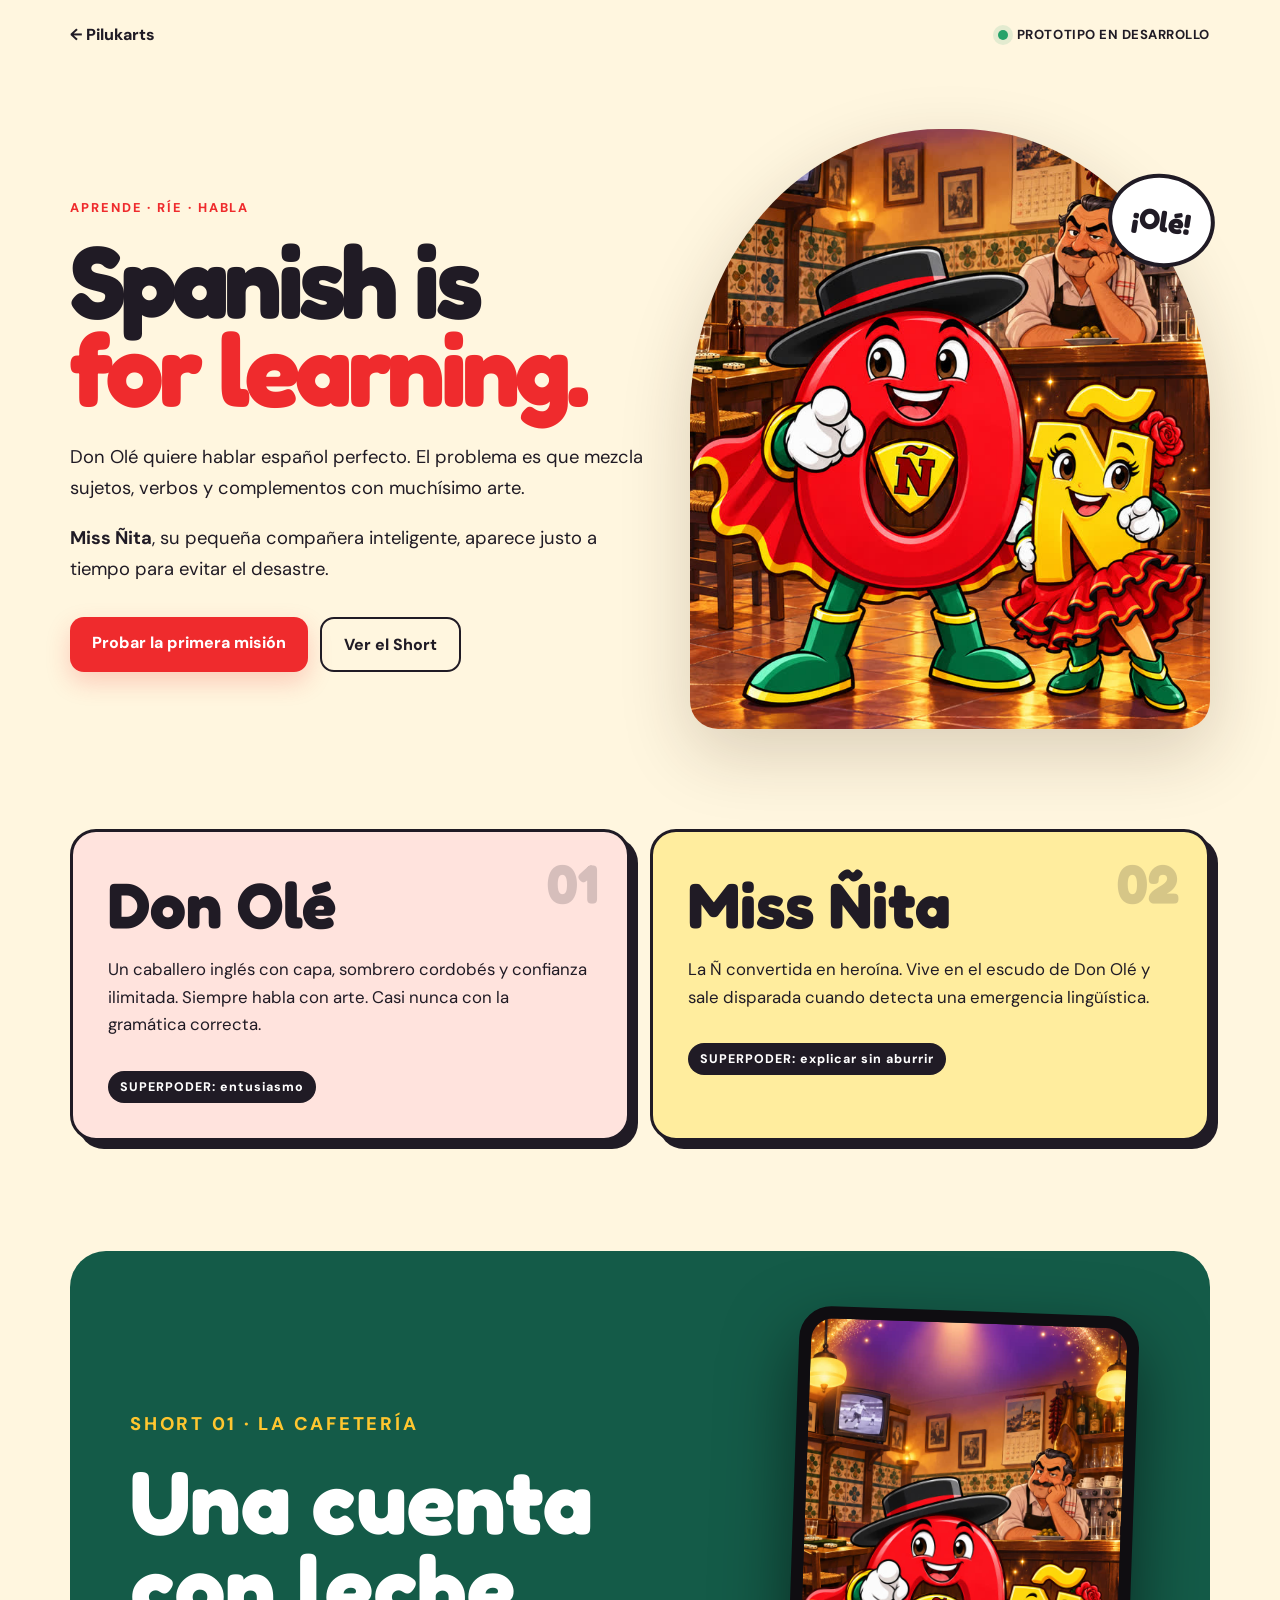
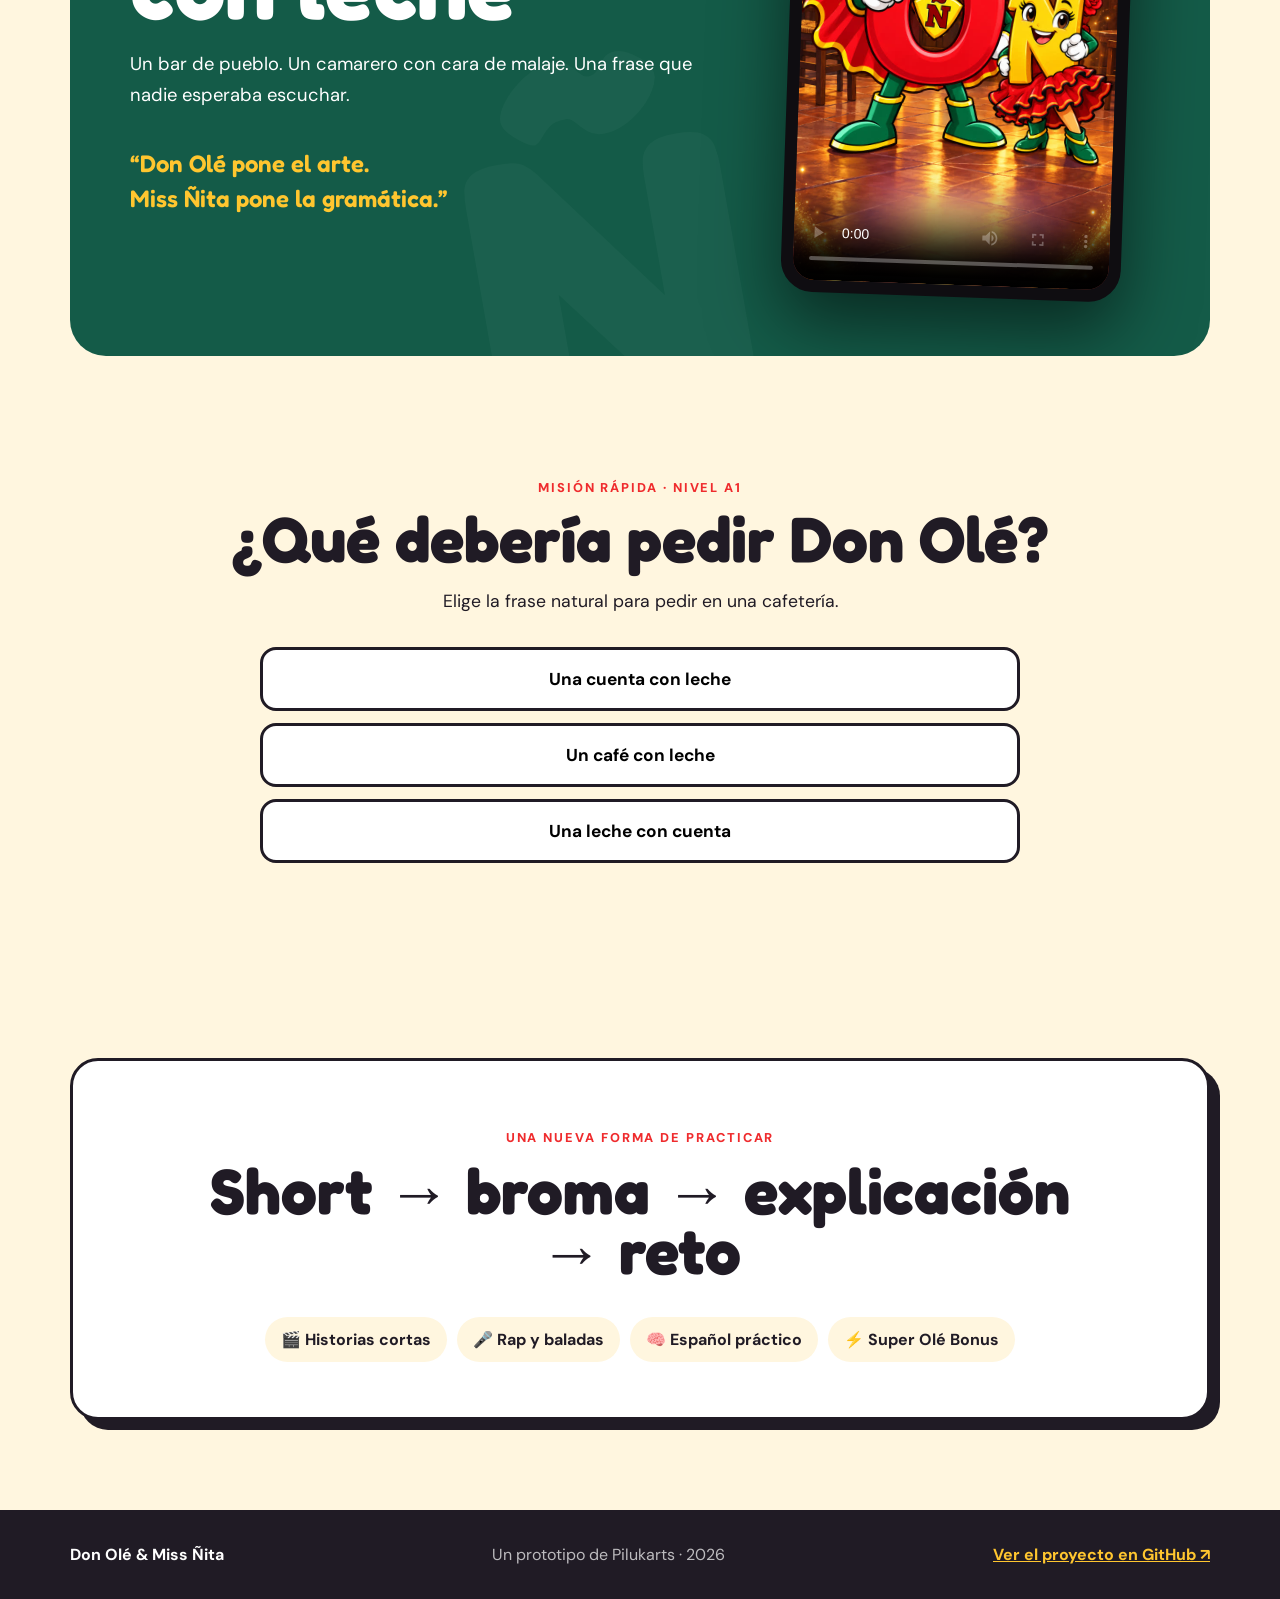
<file: don-ole/index.html>
<!doctype html>
<html lang="es">
<head>
  <meta charset="utf-8">
  <meta name="viewport" content="width=device-width, initial-scale=1">
  <meta name="description" content="Don Olé y Miss Ñita: aprende español con humor, música, historias y retos cortos.">
  <title>Don Olé — Spanish is for Learning</title>
  <link rel="preconnect" href="https://fonts.googleapis.com">
  <link rel="preconnect" href="https://fonts.gstatic.com" crossorigin>
  <link href="https://fonts.googleapis.com/css2?family=DM+Sans:wght@400;600;700;800&family=Fredoka:wght@600;700&display=swap" rel="stylesheet">
  <link rel="stylesheet" href="styles.css">
</head>
<body>
  <header class="nav">
    <a class="back" href="/">← Pilukarts</a>
    <span class="status"><i></i> Prototipo en desarrollo</span>
  </header>

  <main>
    <section class="hero">
      <div class="hero-copy">
        <p class="kicker">APRENDE · RÍE · HABLA</p>
        <h1>Spanish is<br><em>for learning.</em></h1>
        <p class="intro">Don Olé quiere hablar español perfecto. El problema es que mezcla sujetos, verbos y complementos con muchísimo arte.</p>
        <p class="intro"><strong>Miss Ñita</strong>, su pequeña compañera inteligente, aparece justo a tiempo para evitar el desastre.</p>
        <div class="actions">
          <a class="button primary" href="#mision">Probar la primera misión</a>
          <a class="button secondary" href="#short">Ver el Short</a>
        </div>
      </div>
      <div class="hero-art">
        <div class="burst"></div>
        <img src="assets/don-ole-y-miss-enita.jpg" alt="Don Olé y Miss Ñita en un bar de pueblo español">
        <span class="speech">¡Olé!</span>
      </div>
    </section>

    <section class="duo">
      <article class="character red-card">
        <span class="number">01</span>
        <h2>Don Olé</h2>
        <p>Un caballero inglés con capa, sombrero cordobés y confianza ilimitada. Siempre habla con arte. Casi nunca con la gramática correcta.</p>
        <span class="trait">SUPERPODER: entusiasmo</span>
      </article>
      <article class="character gold-card">
        <span class="number">02</span>
        <h2>Miss Ñita</h2>
        <p>La Ñ convertida en heroína. Vive en el escudo de Don Olé y sale disparada cuando detecta una emergencia lingüística.</p>
        <span class="trait">SUPERPODER: explicar sin aburrir</span>
      </article>
    </section>

    <section class="short-section" id="short">
      <div class="section-copy">
        <p class="kicker">SHORT 01 · LA CAFETERÍA</p>
        <h2>Una cuenta<br>con leche</h2>
        <p>Un bar de pueblo. Un camarero con cara de malaje. Una frase que nadie esperaba escuchar.</p>
        <blockquote>“Don Olé pone el arte.<br>Miss Ñita pone la gramática.”</blockquote>
      </div>
      <div class="phone">
        <video controls playsinline poster="assets/don-ole-y-miss-enita.jpg">
          <source src="assets/una-cuenta-con-leche-web.mp4" type="video/mp4">
          Tu navegador no puede reproducir este vídeo.
        </video>
      </div>
    </section>

    <section class="mission" id="mision">
      <div class="mission-heading">
        <p class="kicker">MISIÓN RÁPIDA · NIVEL A1</p>
        <h2>¿Qué debería pedir Don Olé?</h2>
        <p>Elige la frase natural para pedir en una cafetería.</p>
      </div>
      <div class="quiz" role="group" aria-label="Pregunta de vocabulario">
        <button data-correct="false">Una cuenta con leche</button>
        <button data-correct="true">Un café con leche</button>
        <button data-correct="false">Una leche con cuenta</button>
      </div>
      <div class="feedback" aria-live="polite"></div>
    </section>

    <section class="formula">
      <p class="kicker">UNA NUEVA FORMA DE PRACTICAR</p>
      <h2>Short → broma → explicación → reto</h2>
      <div class="steps">
        <span>🎬 Historias cortas</span>
        <span>🎤 Rap y baladas</span>
        <span>🧠 Español práctico</span>
        <span>⚡ Super Olé Bonus</span>
      </div>
    </section>
  </main>

  <footer>
    <strong>Don Olé &amp; Miss Ñita</strong>
    <span>Un prototipo de Pilukarts · 2026</span>
    <a href="https://github.com/pilukarts/Don-Ole-your-spanish-AI">Ver el proyecto en GitHub ↗</a>
  </footer>
  <script src="app.js"></script>
</body>
</html>
</file>
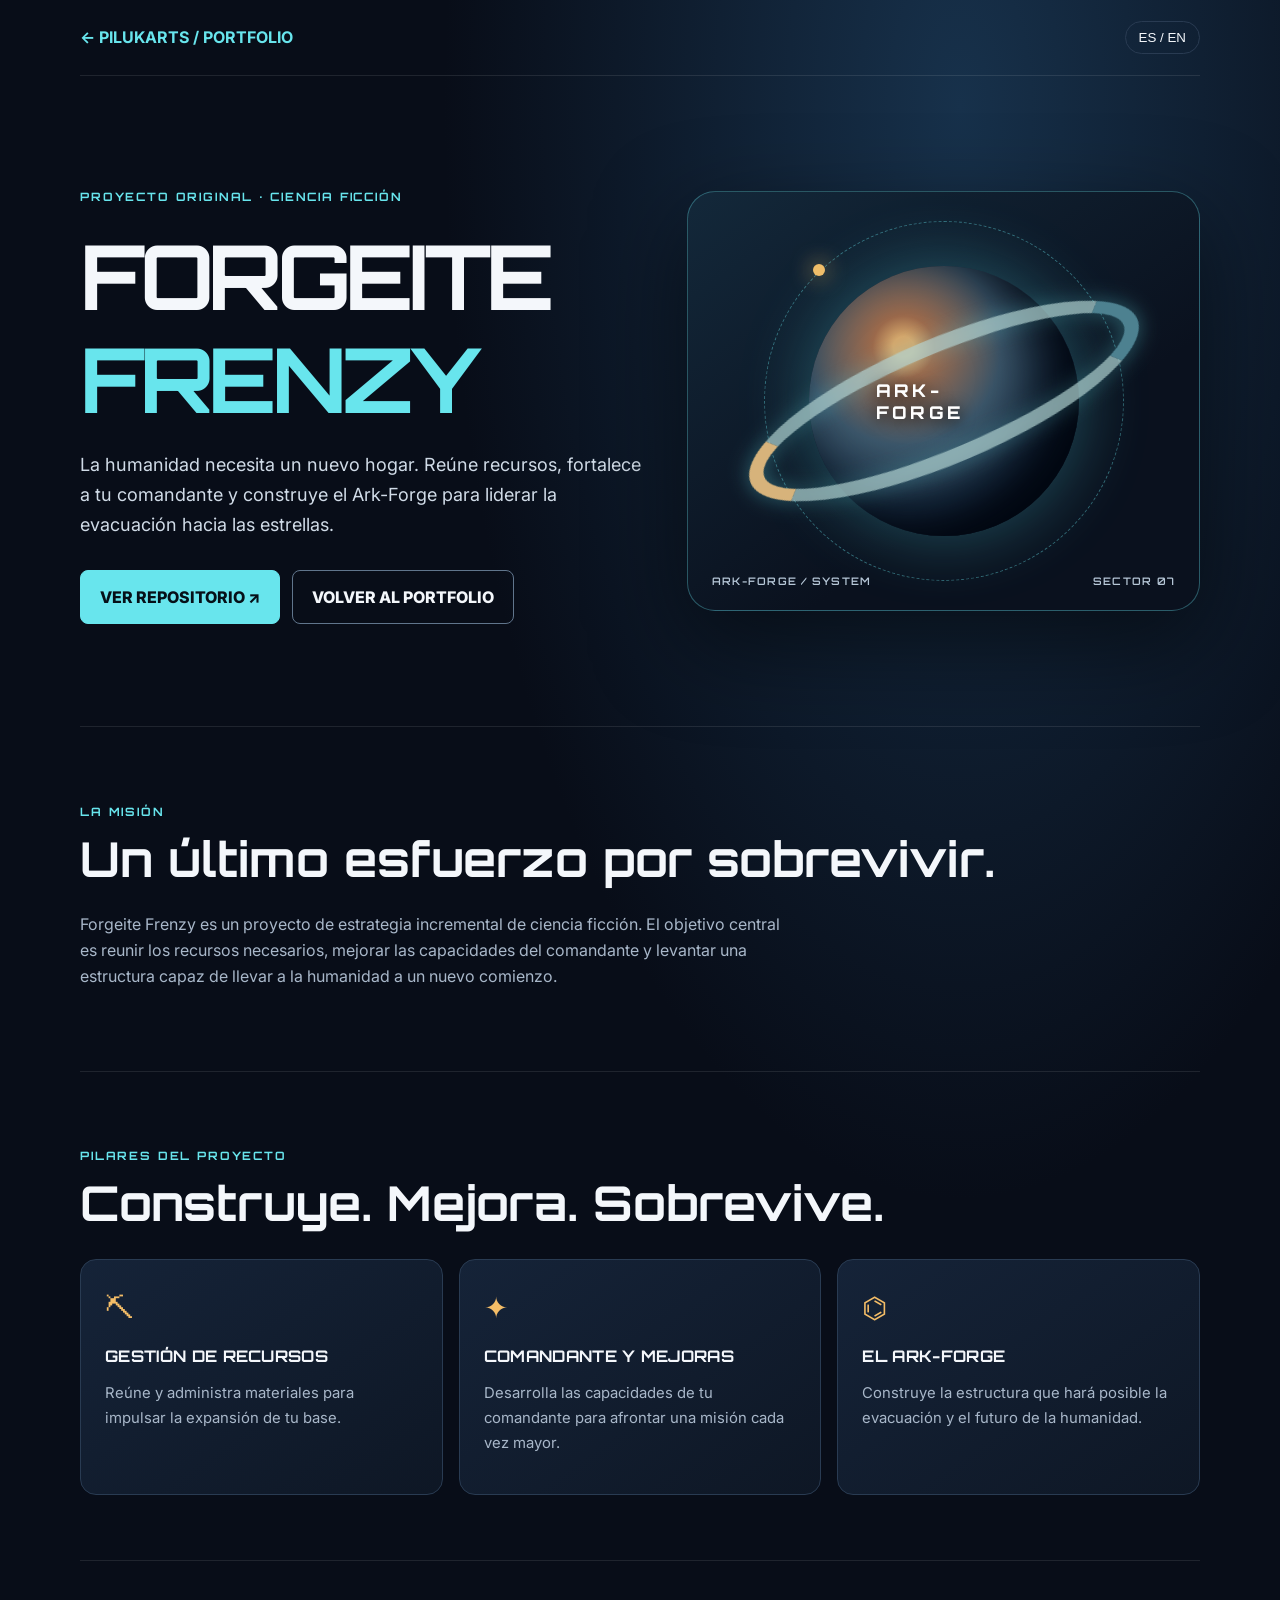
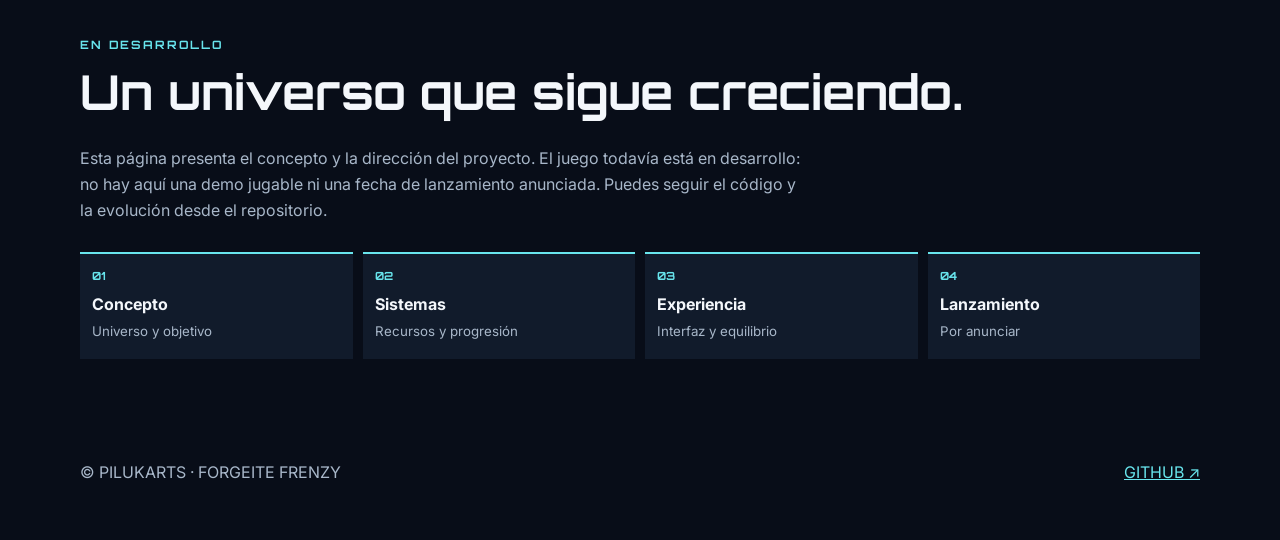
<file: forgeite-frenzy/index.html>
<!doctype html>
<html lang="es">
<head>
<meta charset="utf-8">
<meta name="viewport" content="width=device-width,initial-scale=1">
<meta name="theme-color" content="#080d18">
<meta name="description" content="Forgeite Frenzy: un proyecto sci-fi incremental sobre la evacuación de la humanidad, recursos, comandantes y el Ark-Forge.">
<title>Forgeite Frenzy — Pilukarts</title>
<link rel="preconnect" href="https://fonts.googleapis.com">
<link rel="preconnect" href="https://fonts.gstatic.com" crossorigin>
<link href="https://fonts.googleapis.com/css2?family=Orbitron:wght@500;600;700;800&family=Inter:wght@400;500;600;700&display=swap" rel="stylesheet">
<style>
:root{color-scheme:dark;--bg:#080d18;--panel:#111b2b;--line:#293b52;--cyan:#68e5ed;--gold:#f4bd67;--muted:#a8b7c9;--white:#f4f7fb}*{box-sizing:border-box}html{scroll-behavior:smooth}body{margin:0;background:radial-gradient(ellipse at 75% 5%,#17314b 0,transparent 38%),var(--bg);color:var(--white);font-family:Inter,Arial,sans-serif;line-height:1.65}.wrap{width:min(1120px,calc(100% - 40px));margin:auto}.top{height:76px;display:flex;align-items:center;justify-content:space-between;border-bottom:1px solid #ffffff18}.top a{color:var(--cyan);text-decoration:none;font-weight:700}.lang{background:transparent;color:var(--white);border:1px solid var(--line);border-radius:99px;padding:8px 13px;cursor:pointer}.hero{min-height:650px;display:grid;grid-template-columns:1.05fr .95fr;gap:40px;align-items:center;padding:75px 0}.eyebrow,.tag{font:700 .72rem Orbitron,sans-serif;letter-spacing:.16em;color:var(--cyan)}h1,h2,h3{font-family:Orbitron,sans-serif;line-height:1.15}h1{font-size:clamp(2.8rem,7vw,5.6rem);letter-spacing:-.06em;margin:20px 0}h1 span{color:var(--cyan)}.lead{font-size:1.13rem;color:#d0dbe7;max-width:600px}.actions{display:flex;gap:12px;flex-wrap:wrap;margin-top:30px}.btn{display:inline-block;padding:13px 19px;border-radius:8px;text-decoration:none;font-weight:800;border:1px solid var(--cyan);color:#061018;background:var(--cyan)}.btn.alt{background:transparent;color:var(--white);border-color:#60758c}.art{min-height:420px;position:relative;display:grid;place-items:center;overflow:hidden;border:1px solid #68e5ed55;border-radius:28px;background:linear-gradient(145deg,#13283a,#0a111e 65%);box-shadow:0 30px 90px #0008}.planet{width:270px;height:270px;border-radius:50%;background:radial-gradient(circle at 35% 30%,#d5a66a 0 4%,#9b694b 12%,#3b566a 38%,#162c42 65%,#07111f 78%);box-shadow:inset -35px -22px 55px #020711,0 0 70px #55d8e355;position:relative}.planet:before{content:"";position:absolute;width:390px;height:95px;border:15px solid #b4d4d2aa;border-left-color:#d7b37b;border-right-color:#4d8190;border-radius:50%;left:50%;top:50%;transform:translate(-50%,-50%) rotate(-23deg);filter:drop-shadow(0 0 10px #68e5ed66)}.planet:after{content:"ARK-FORGE";position:absolute;left:50%;top:50%;transform:translate(-50%,-50%);font:800 1.1rem Orbitron;letter-spacing:.18em;color:#fff;text-shadow:0 2px 15px #000}.orbit{position:absolute;width:360px;height:360px;border:1px dashed #68e5ed66;border-radius:50%;animation:spin 38s linear infinite}.orbit:after{content:"";position:absolute;top:42px;left:48px;width:12px;height:12px;border-radius:50%;background:var(--gold);box-shadow:0 0 22px var(--gold)}.scan{position:absolute;inset:0;background:linear-gradient(transparent 49%,#68e5ed18 50%,transparent 51%);background-size:100% 8px;pointer-events:none}.art-label{position:absolute;bottom:22px;left:24px;right:24px;display:flex;justify-content:space-between;color:#b7c8d8;font:600 .65rem Orbitron;letter-spacing:.12em}.section{padding:65px 0;border-top:1px solid #ffffff18}.section h2{font-size:clamp(1.8rem,4vw,3rem);margin:12px 0 25px}.section-intro{max-width:720px;color:var(--muted)}.grid{display:grid;grid-template-columns:repeat(3,1fr);gap:16px;margin-top:28px}.tile{background:linear-gradient(145deg,#152338,#0e1725);border:1px solid var(--line);border-radius:16px;padding:24px}.tile .symbol{font-size:1.8rem;color:var(--gold)}.tile h3{font-size:1rem;letter-spacing:.02em}.tile p{color:var(--muted);font-size:.93rem}.status{display:inline-block;border:1px solid #bd914b66;color:var(--gold);padding:6px 10px;border-radius:99px;font:700 .65rem Orbitron;letter-spacing:.1em}.roadmap{display:grid;grid-template-columns:repeat(4,1fr);gap:10px;margin-top:28px}.step{border-top:2px solid var(--cyan);padding:15px 12px;background:#111b2b}.step b{display:block;color:var(--cyan);font:700 .7rem Orbitron}.step span{display:block;margin-top:8px;font-weight:700}.step small{color:var(--muted)}.foot{padding:35px 0 55px;color:var(--muted);display:flex;justify-content:space-between;gap:20px;flex-wrap:wrap}.foot a{color:var(--cyan)}@keyframes spin{to{transform:rotate(360deg)}}@media(max-width:760px){.hero{grid-template-columns:1fr;padding:55px 0}.art{min-height:360px}.planet{width:210px;height:210px}.planet:before{width:300px;height:75px}.orbit{width:290px;height:290px}.grid{grid-template-columns:1fr}.roadmap{grid-template-columns:1fr 1fr}}@media(prefers-reduced-motion:reduce){*,*:before,*:after{animation:none!important;scroll-behavior:auto!important}}
</style>
</head>
<body>
<header class="top wrap"><a href="../">← PILUKARTS / PORTFOLIO</a><button class="lang" id="lang" type="button">ES / EN</button></header>
<main class="wrap">
<section class="hero">
<div><p class="eyebrow" data-es="PROYECTO ORIGINAL · CIENCIA FICCIÓN" data-en="ORIGINAL PROJECT · SCI-FI">PROYECTO ORIGINAL · CIENCIA FICCIÓN</p>
<h1>FORGEITE<br><span>FRENZY</span></h1>
<p class="lead" data-es="La humanidad necesita un nuevo hogar. Reúne recursos, fortalece a tu comandante y construye el Ark-Forge para liderar la evacuación hacia las estrellas." data-en="Humanity needs a new home. Gather resources, strengthen your commander and build the Ark-Forge to lead the evacuation among the stars.">La humanidad necesita un nuevo hogar. Reúne recursos, fortalece a tu comandante y construye el Ark-Forge para liderar la evacuación hacia las estrellas.</p>
<div class="actions"><a class="btn" href="https://github.com/pilukarts/forgeite-frenzy-AF" target="_blank" rel="noreferrer" data-es="VER REPOSITORIO ↗" data-en="VIEW REPOSITORY ↗">VER REPOSITORIO ↗</a><a class="btn alt" href="../" data-es="VOLVER AL PORTFOLIO" data-en="BACK TO PORTFOLIO">VOLVER AL PORTFOLIO</a></div></div>
<div class="art" role="img" aria-label="Ilustración conceptual del planeta Ark-Forge rodeado por un anillo orbital"><div class="orbit"></div><div class="planet"></div><div class="scan"></div><div class="art-label"><span>ARK-FORGE / SYSTEM</span><span>SECTOR 07</span></div></div>
</section>
<section class="section"><p class="eyebrow" data-es="LA MISIÓN" data-en="THE MISSION">LA MISIÓN</p><h2 data-es="Un último esfuerzo por sobrevivir." data-en="One final effort to survive.">Un último esfuerzo por sobrevivir.</h2><p class="section-intro" data-es="Forgeite Frenzy es un proyecto de estrategia incremental de ciencia ficción. El objetivo central es reunir los recursos necesarios, mejorar las capacidades del comandante y levantar una estructura capaz de llevar a la humanidad a un nuevo comienzo." data-en="Forgeite Frenzy is a sci-fi incremental strategy project. Its central goal is to gather the resources required, improve the commander's capabilities and build a structure that can carry humanity towards a new beginning.">Forgeite Frenzy es un proyecto de estrategia incremental de ciencia ficción. El objetivo central es reunir los recursos necesarios, mejorar las capacidades del comandante y levantar una estructura capaz de llevar a la humanidad a un nuevo comienzo.</p></section>
<section class="section"><p class="eyebrow" data-es="PILARES DEL PROYECTO" data-en="PROJECT PILLARS">PILARES DEL PROYECTO</p><h2 data-es="Construye. Mejora. Sobrevive." data-en="Build. Upgrade. Survive.">Construye. Mejora. Sobrevive.</h2><div class="grid">
<article class="tile"><div class="symbol">⛏</div><h3 data-es="GESTIÓN DE RECURSOS" data-en="RESOURCE MANAGEMENT">GESTIÓN DE RECURSOS</h3><p data-es="Reúne y administra materiales para impulsar la expansión de tu base." data-en="Gather and manage materials to power the expansion of your base.">Reúne y administra materiales para impulsar la expansión de tu base.</p></article>
<article class="tile"><div class="symbol">✦</div><h3 data-es="COMANDANTE Y MEJORAS" data-en="COMMANDER & UPGRADES">COMANDANTE Y MEJORAS</h3><p data-es="Desarrolla las capacidades de tu comandante para afrontar una misión cada vez mayor." data-en="Develop your commander's abilities to face an ever-growing mission.">Desarrolla las capacidades de tu comandante para afrontar una misión cada vez mayor.</p></article>
<article class="tile"><div class="symbol">⌬</div><h3 data-es="EL ARK-FORGE" data-en="THE ARK-FORGE">EL ARK-FORGE</h3><p data-es="Construye la estructura que hará posible la evacuación y el futuro de la humanidad." data-en="Build the structure that will make humanity's evacuation and future possible.">Construye la estructura que hará posible la evacuación y el futuro de la humanidad.</p></article>
</div></section>
<section class="section"><p class="eyebrow" data-es="EN DESARROLLO" data-en="IN DEVELOPMENT">EN DESARROLLO</p><h2 data-es="Un universo que sigue creciendo." data-en="A universe still taking shape.">Un universo que sigue creciendo.</h2><p class="section-intro" data-es="Esta página presenta el concepto y la dirección del proyecto. El juego todavía está en desarrollo: no hay aquí una demo jugable ni una fecha de lanzamiento anunciada. Puedes seguir el código y la evolución desde el repositorio." data-en="This page introduces the project's concept and direction. The game is still in development: there is no playable demo or announced release date here. Follow the code and its progress in the repository.">Esta página presenta el concepto y la dirección del proyecto. El juego todavía está en desarrollo: no hay aquí una demo jugable ni una fecha de lanzamiento anunciada. Puedes seguir el código y la evolución desde el repositorio.</p><div class="roadmap"><div class="step"><b>01</b><span data-es="Concepto" data-en="Concept">Concepto</span><small data-es="Universo y objetivo" data-en="World and goal">Universo y objetivo</small></div><div class="step"><b>02</b><span data-es="Sistemas" data-en="Systems">Sistemas</span><small data-es="Recursos y progresión" data-en="Resources and progression">Recursos y progresión</small></div><div class="step"><b>03</b><span data-es="Experiencia" data-en="Experience">Experiencia</span><small data-es="Interfaz y equilibrio" data-en="Interface and balance">Interfaz y equilibrio</small></div><div class="step"><b>04</b><span data-es="Lanzamiento" data-en="Release">Lanzamiento</span><small data-es="Por anunciar" data-en="To be announced">Por anunciar</small></div></div></section>
</main>
<footer class="foot wrap"><span>© PILUKARTS · FORGEITE FRENZY</span><a href="https://github.com/pilukarts/forgeite-frenzy-AF" target="_blank" rel="noreferrer">GITHUB ↗</a></footer>
<script>
const button=document.querySelector('#lang');let language='es';button.addEventListener('click',()=>{language=language==='es'?'en':'es';document.documentElement.lang=language;document.querySelectorAll('[data-es][data-en]').forEach(el=>el.textContent=el.dataset[language]);button.textContent=language==='es'?'ES / EN':'EN / ES';});
</script>
</body>
</html>
</file>
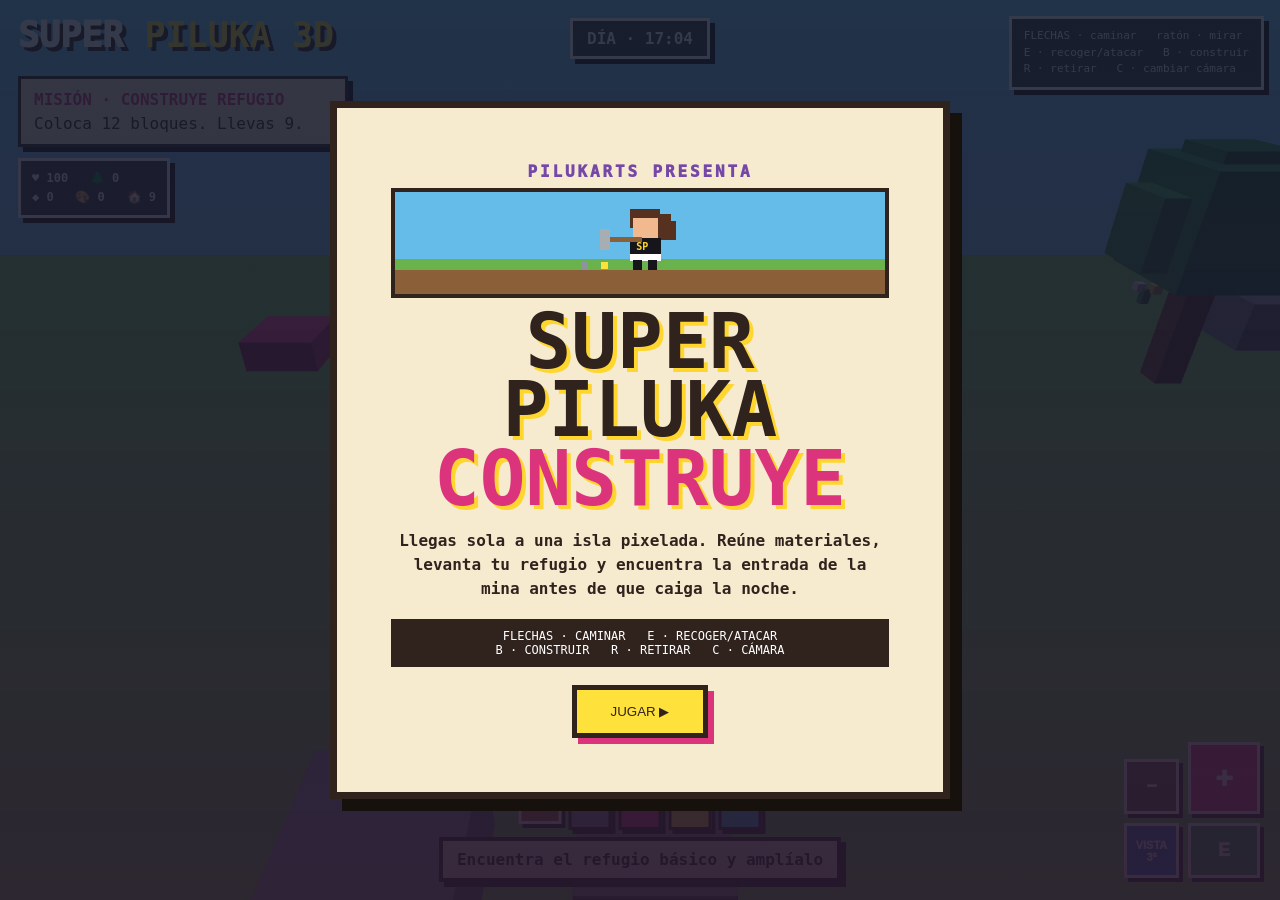
<file: super-piluka-3d/index.html>
<!doctype html><html lang="es"><head><meta charset="utf-8"><meta name="viewport" content="width=device-width,initial-scale=1,maximum-scale=1,user-scalable=no"><title>Super Piluka — Mundo 3D</title><style>
*{box-sizing:border-box}html,body{margin:0;width:100%;height:100%;overflow:hidden;background:#79c7ed;color:#fff;font-family:ui-monospace,Consolas,monospace}canvas{display:block;width:100%;height:100%;touch-action:none}.intro{position:fixed;inset:0;z-index:20;display:grid;place-items:center;padding:22px;background:linear-gradient(#11182bd9,#25162de8);text-align:center}.intro-card{width:min(620px,94vw);padding:clamp(24px,6vw,54px);background:#f6ebcf;color:#30221d;border:7px solid #30221d;box-shadow:12px 12px #17110e}.intro-kicker{color:#7547a8;font-weight:950;letter-spacing:.18em}.intro h1{margin:8px 0 4px;font-size:clamp(38px,8vw,76px);line-height:.9;text-transform:uppercase;text-shadow:4px 4px #ffd62e}.intro h1 span{display:block;color:#db347d}.intro p{font-weight:800;line-height:1.5}.intro-controls{margin:18px auto;padding:10px;background:#30221d;color:#fff;font-size:12px}.intro button{cursor:pointer;padding:14px 34px;background:#ffe13b;color:#30221d;border:5px solid #30221d;box-shadow:6px 6px #db347d;font:950 22px inherit}.intro button:active{transform:translate(4px,4px);box-shadow:2px 2px #db347d}.hud{position:fixed;inset:0;pointer-events:none}.brand{position:absolute;left:18px;top:15px;font-size:clamp(21px,3vw,35px);font-weight:950;text-shadow:4px 4px #39231c}.brand b{color:#ffe23c}.clock,.help,.mission,.stats{background:#382d27e8;border:3px solid #fff;box-shadow:5px 5px #17110e}.clock{position:absolute;left:50%;top:18px;transform:translateX(-50%);padding:8px 14px;font-weight:900}.help{position:absolute;right:16px;top:16px;padding:9px 12px;font-size:11px;line-height:1.5}.mission{position:absolute;left:18px;top:76px;width:min(330px,46vw);padding:11px 13px;background:#f6ebcf;color:#30221d;border-color:#30221d}.mission b{display:block;color:#db347d;margin-bottom:5px}.stats{position:absolute;left:18px;top:158px;padding:8px 11px;font-size:12px;line-height:1.6}.msg{position:absolute;left:50%;bottom:18px;transform:translateX(-50%);background:#f6ebcf;color:#30221d;border:4px solid #30221d;padding:9px 14px;box-shadow:5px 5px #30221d;font-weight:900}.pad{display:none;position:absolute;left:18px;bottom:20px;width:142px;height:142px;pointer-events:auto}.pad button,.actions button,.hotbar button{border:3px solid #fff;box-shadow:4px 4px #30221d;color:#fff;font-weight:950;pointer-events:auto}.pad button{position:absolute;width:48px;height:48px;background:#3d7b42;font-size:22px}.pad .u{left:47px}.pad .d{left:47px;bottom:0}.pad .l{left:0;top:47px}.pad .r{right:0;top:47px}.actions{position:absolute;right:20px;bottom:22px;display:grid;grid-template-columns:55px 72px;gap:9px;align-items:end}.actions button{height:55px;background:#755e53;font-size:18px}.actions .build{height:72px;background:#ed3f8f;font-size:30px}.actions .act{background:#42a852}.actions .cam{background:#3d78c8;font-size:11px}.actions .auto{background:#ffe13b;color:#30221d;font-size:10px}.hotbar{position:absolute;left:50%;bottom:70px;transform:translateX(-50%);display:flex;gap:7px;pointer-events:auto}.hotbar button{width:43px;height:43px;background:var(--c);font-size:0;border-color:#30221d}.hotbar .on{border-color:#fff;transform:translateY(-6px)}@media(pointer:coarse),(max-width:900px){.help,.msg{display:none}.pad{display:block}.mission{top:58px;left:10px;font-size:10px}.stats{top:138px;left:10px;font-size:10px}.clock{top:10px}.hotbar{bottom:16px}.hotbar button{width:36px;height:36px}.actions{bottom:76px}.brand{font-size:19px}.intro-card{padding:24px 18px}.intro-controls{font-size:10px}}
.intro-scene{position:relative;height:110px;margin:7px auto 10px;overflow:hidden;background:linear-gradient(#65bce8 0 66%,#6ab34c 66%);border:4px solid #30221d}.mini-piluka{position:absolute;left:47%;bottom:23px;width:38px;height:62px;animation:pilukaJump 2.2s ease-in-out infinite}.mini-hair{position:absolute;left:5px;top:0;width:30px;height:19px;background:#56311f;box-shadow:11px 5px #56311f,16px 12px #56311f}.mini-face{position:absolute;left:8px;top:9px;width:25px;height:21px;background:#f3b98e}.mini-body{position:absolute;left:5px;top:29px;width:31px;height:23px;background:#17151c;border-bottom:7px solid #fff}.mini-logo{position:absolute;left:11px;top:32px;color:#ffd62e;font:bold 10px monospace;z-index:2}.mini-legs{position:absolute;left:8px;top:51px;width:9px;height:12px;background:#17151c;box-shadow:15px 0 #17151c}.mini-pick{position:absolute;left:-21px;top:28px;width:38px;height:5px;background:#8b6038;transform-origin:34px 2px;animation:pickSwing 1.1s steps(4) infinite}.mini-pick:before{content:"";position:absolute;left:-4px;top:-8px;width:10px;height:21px;background:#a7adb2}.intro-ground{position:absolute;left:0;right:0;bottom:0;height:24px;background:#8b6038}.pixel-chip{position:absolute;width:7px;height:7px;background:#ffe13b;bottom:25px;left:42%;animation:chipFly 1.1s steps(4) infinite}.pixel-chip.two{background:#8d949d;left:38%;animation-delay:.25s}@keyframes pilukaJump{0%,42%,100%{transform:translateY(0)}55%,72%{transform:translateY(-20px)}}@keyframes pickSwing{0%,100%{transform:rotate(-55deg)}50%{transform:rotate(28deg)}}@keyframes chipFly{0%,35%{transform:translate(0,0);opacity:0}50%{opacity:1}100%{transform:translate(-26px,-42px) rotate(90deg);opacity:0}}</style></head><body><canvas id="game"></canvas><div class="intro" id="intro"><div class="intro-card"><div class="intro-kicker">PILUKARTS PRESENTA</div><div class="intro-scene"><div class="pixel-chip"></div><div class="pixel-chip two"></div><div class="mini-piluka"><div class="mini-hair"></div><div class="mini-face"></div><div class="mini-body"></div><div class="mini-logo">SP</div><div class="mini-legs"></div><div class="mini-pick"></div></div><div class="intro-ground"></div></div><h1>SUPER PILUKA <span>CONSTRUYE</span></h1><p>Llegas sola a una isla pixelada. Reúne materiales, levanta tu refugio y encuentra la entrada de la mina antes de que caiga la noche.</p><div class="intro-controls">FLECHAS · CAMINAR &nbsp; E · RECOGER/ATACAR<br>B · CONSTRUIR &nbsp; R · RETIRAR &nbsp; C · CÁMARA</div><button id="startGame">JUGAR ▶</button></div></div><div class="hud"><div class="brand">SUPER <b>PILUKA 3D</b></div><div class="clock" id="clock">DÍA</div><div class="help">WASD · caminar &nbsp; ratón · mirar<br>E · recoger/atacar &nbsp; B · construir<br>R · retirar &nbsp; C · cambiar cámara</div><div class="mission"><b id="mission">MISIÓN · RECOGE RECURSOS</b><span id="objective">Busca árboles y piedras. Pulsa E cerca.</span></div><div class="stats">♥ <b id="hp">100</b> &nbsp; 🌲 <b id="wood">0</b><br>◆ <b id="stone">0</b> &nbsp; 🎨 <b id="paint">0</b> &nbsp; 🏠 <b id="home">0</b></div><div class="msg" id="msg">Encuentra el refugio básico y amplíalo</div><div class="hotbar"><button class="on" style="--c:#a96c3f" data-mat="wood" data-color="#a96c3f"></button><button style="--c:#8d949d" data-mat="stone" data-color="#8d949d"></button><button style="--c:#ef3f8b" data-mat="paint" data-color="#ef3f8b"></button><button style="--c:#ffe13b" data-mat="paint" data-color="#ffe13b"></button><button style="--c:#42bce5" data-mat="paint" data-color="#42bce5"></button></div><div class="pad"><button class="u" data-key="w">▲</button><button class="l" data-key="a">◀</button><button class="r" data-key="d">▶</button><button class="d" data-key="s">▼</button></div><div class="actions"><button id="remove">−</button><button class="build" id="build">+</button><button class="cam" id="cam">CÁMARA</button><button class="act" id="act">E</button></div></div>
<script>
const canvas=document.querySelector('#game'),gl=canvas.getContext('webgl',{antialias:true});if(!gl)document.body.innerHTML='<h1>Este dispositivo no admite WebGL</h1>';
document.querySelector('#startGame').onclick=()=>{document.querySelector('#intro').style.display='none';canvas.focus();message('¡Bienvenida! Reúne materiales para tu refugio')};
const vs=`attribute vec3 p;attribute vec3 c;uniform mat4 m;varying vec3 v;void main(){gl_Position=m*vec4(p,1.);v=c;}`,fs=`precision mediump float;varying vec3 v;void main(){gl_FragColor=vec4(v,1.);}`;function shader(type,src){let s=gl.createShader(type);gl.shaderSource(s,src);gl.compileShader(s);return s}const prog=gl.createProgram();gl.attachShader(prog,shader(gl.VERTEX_SHADER,vs));gl.attachShader(prog,shader(gl.FRAGMENT_SHADER,fs));gl.linkProgram(prog);gl.useProgram(prog);const pb=gl.createBuffer(),cb=gl.createBuffer(),pl=gl.getAttribLocation(prog,'p'),cl=gl.getAttribLocation(prog,'c'),ml=gl.getUniformLocation(prog,'m');gl.enable(gl.DEPTH_TEST);
let pos=[],cols=[];function rgb(h){let n=parseInt(h.slice(1),16);return[(n>>16)/255,((n>>8)&255)/255,(n&255)/255]}function cube(x,y,z,w,h,d,color){let X=x+w/2,Y=y+h/2,Z=z+d/2,q=[[-1,-1,-1],[1,-1,-1],[1,1,-1],[-1,1,-1],[-1,-1,1],[1,-1,1],[1,1,1],[-1,1,1]],f=[[4,5,6,4,6,7],[1,0,3,1,3,2],[0,4,7,0,7,3],[5,1,2,5,2,6],[3,7,6,3,6,2],[0,1,5,0,5,4]],sh=[1,.52,.72,.8,1.08,.62],co=rgb(color);f.forEach((face,fi)=>face.forEach(i=>{let a=q[i];pos.push(X+a[0]*w/2,Y+a[1]*h/2,Z+a[2]*d/2);cols.push(co[0]*sh[fi],co[1]*sh[fi],co[2]*sh[fi])}))}
function cubeR(x,y,z,w,h,d,color,cx,cz,a){let X=x+w/2,Y=y+h/2,Z=z+d/2,q=[[-1,-1,-1],[1,-1,-1],[1,1,-1],[-1,1,-1],[-1,-1,1],[1,-1,1],[1,1,1],[-1,1,1]],f=[[4,5,6,4,6,7],[1,0,3,1,3,2],[0,4,7,0,7,3],[5,1,2,5,2,6],[3,7,6,3,6,2],[0,1,5,0,5,4]],sh=[1,.52,.72,.8,1.08,.62],co=rgb(color),c=Math.cos(a),s=Math.sin(a);f.forEach((face,fi)=>face.forEach(i=>{let v=q[i],px=X+v[0]*w/2,pz=Z+v[2]*d/2,dx=px-cx,dz=pz-cz;pos.push(cx+dx*c-dz*s,Y+v[1]*h/2,cz+dx*s+dz*c);cols.push(co[0]*sh[fi],co[1]*sh[fi],co[2]*sh[fi])}))}
function norm(a){let m=Math.hypot(...a)||1;return a.map(v=>v/m)}function cross(a,b){return[a[1]*b[2]-a[2]*b[1],a[2]*b[0]-a[0]*b[2],a[0]*b[1]-a[1]*b[0]]}function dot(a,b){return a[0]*b[0]+a[1]*b[1]+a[2]*b[2]}function look(e,t){let z=norm(e.map((v,i)=>v-t[i])),xx=norm(cross([0,1,0],z)),y=cross(z,xx);return[xx[0],y[0],z[0],0,xx[1],y[1],z[1],0,xx[2],y[2],z[2],0,-dot(xx,e),-dot(y,e),-dot(z,e),1]}function perspective(f,a,n,fa){let s=1/Math.tan(f/2),nf=1/(n-fa);return[s/a,0,0,0,0,s,0,0,0,0,(fa+n)*nf,-1,0,0,2*fa*n*nf,0]}function mul(a,b){let o=Array(16).fill(0);for(let c=0;c<4;c++)for(let r=0;r<4;r++)for(let k=0;k<4;k++)o[c*4+r]+=a[k*4+r]*b[c*4+k];return o}
const keys={},player={x:0,z:2,fx:0,fz:-1,hp:100},inventory={wood:0,stone:0,paint:0},nodes=[[-15,-8,'wood'],[-10,-6,'wood'],[-4,-7,'wood'],[4,-6,'wood'],[12,-8,'wood'],[-15,2,'wood'],[-10,7,'wood'],[11,1,'wood'],[15,8,'wood'],[2,11,'wood'],[-12,-2,'stone'],[2,-3,'stone'],[-13,9,'stone'],[14,6,'stone'],[0,-9,'paint'],[7,8,'paint']].map(a=>({x:a[0],z:a[1],t:a[2],n:4})),mineNodes=[[-6,2,'stone'],[5,3,'stone'],[-4,-4,'stone'],[6,-5,'paint'],[0,-7,'paint']].map(a=>({x:a[0],z:a[1],t:a[2],n:5})),placed=[[-2,0],[-1,0],[0,0],[1,0],[2,0],[-2,1],[2,1],[-2,2],[2,2]].map(a=>({x:a[0],z:a[1],y:.5,color:'#8d949d',mat:'stone'})),enemies=[];let yaw=0,pitch=.3,zoom=9,first=false,mat='wood',chosen='#a96c3f',drag=false,lastX=0,lastY=0,wasNight=null,zone='island';
const mazeWalls=[[-8,-7,12,.7],[-4,-7,.7,5],[0,-3,8,.7],[3,-3,.7,8],[-8,1,8,.7],[-1,1,.7,6],[-8,6,5,.7],[4,5,4,.7],[-8,-3,.7,4],[7,-7,.7,4]];function blocked(x,z){return zone==='mine'&&mazeWalls.some(w=>x>w[0]-.45&&x<w[0]+w[2]+.45&&z>w[1]-.45&&z<w[1]+w[3]+.45)}
function sync(){for(let k of ['wood','stone','paint'])document.querySelector('#'+k).textContent=inventory[k];document.querySelector('#hp').textContent=Math.max(0,Math.round(player.hp));document.querySelector('#home').textContent=placed.length;let m=document.querySelector('#mission'),o=document.querySelector('#objective');if(zone==='mine'){m.textContent='MISIÓN · EXPLORA LA MINA';o.textContent='Extrae piedra y cristales. Regresa por la puerta.'}else if(placed.length>=12){m.textContent='MISIÓN · SOBREVIVE LA NOCHE';o.textContent='Tu refugio reduce el daño de las criaturas.'}else if(inventory.wood+inventory.stone+inventory.paint>=3||placed.length){m.textContent='MISIÓN · CONSTRUYE REFUGIO';o.textContent='Coloca 12 bloques. Llevas '+placed.length+'.'}else{m.textContent='MISIÓN · RECOGE RECURSOS';o.textContent='Busca árboles y piedras. Pulsa E cerca.'}}
function message(s){document.querySelector('#msg').textContent=s}function target(){return{x:Math.round(player.x+player.fx*2),z:Math.round(player.z+player.fz*2)}}function act(){if(zone==='island'&&Math.hypot(player.x,player.z+12)<3){zone='mine';player.x=0;player.z=8;yaw=Math.PI;message('Has bajado a la mina · busca piedra y pigmentos');sync();return}if(zone==='mine'&&Math.hypot(player.x,player.z-9)<3){zone='island';player.x=0;player.z=-9;yaw=0;message('Has vuelto a la isla');sync();return}let now=performance.now(),near=(a,b)=>Math.hypot(a.x-player.x,a.z-player.z)-Math.hypot(b.x-player.x,b.z-player.z),e=zone==='island'?enemies.filter(e=>now>=e.delay).sort(near)[0]:null;if(e&&Math.hypot(e.x-player.x,e.z-player.z)<4){e.hp--;if(e.hp<=0){enemies.splice(enemies.indexOf(e),1);inventory.paint++;message('¡Fantasma derrotado!')}else message('¡Golpe! Falta uno');sync();return}let source=zone==='mine'?mineNodes:nodes,n=source.filter(n=>n.n).sort(near)[0];if(n&&Math.hypot(n.x-player.x,n.z-player.z)<4.5){n.n--;inventory[n.t]++;message('Guardado: '+({wood:'madera',stone:'piedra',paint:'pigmento'}[n.t]));sync();return}message('Acércate un poco más y pulsa E')}
function build(){if(zone==='mine'){message('Construye tu refugio al volver a la isla');return}if(!inventory[mat]){message('No tienes '+({wood:'madera',stone:'piedra',paint:'pigmento'}[mat]));return}let q=target(),stack=placed.filter(b=>b.x===q.x&&b.z===q.z).length;if(stack>4){message('Altura máxima');return}inventory[mat]--;placed.push({x:q.x,z:q.z,y:.5+stack,color:chosen,mat});message('Bloque colocado donde estaba la guía');sync()}function remove(){if(zone==='mine'){message('Aquí usa E para extraer minerales');return}let q=target(),b=placed.filter(b=>b.x===q.x&&b.z===q.z).sort((a,b)=>b.y-a.y)[0];if(b){inventory[b.mat]++;placed.splice(placed.indexOf(b),1);message('Bloque señalado recuperado');sync()}else message('Apunta la guía hacia un bloque y pulsa −')}
function toggleCamera(){first=!first;pitch=.3;zoom=9;document.querySelector('#cam').textContent=first?'VISTA 1ª':'VISTA 3ª';message(first?'Primera persona: pulsa otra vez para salir':'Tercera persona: Super Piluka visible')}
const arrows={arrowup:'w',arrowdown:'s',arrowleft:'a',arrowright:'d'};document.querySelector('.help').innerHTML='FLECHAS · caminar &nbsp; ratón · mirar<br>E · recoger/atacar &nbsp; B · construir<br>R · retirar &nbsp; C · cambiar cámara';addEventListener('keydown',e=>{let k=arrows[e.key.toLowerCase()];if(k){keys[k]=1;e.preventDefault()}});addEventListener('keyup',e=>{let k=arrows[e.key.toLowerCase()];if(k){keys[k]=0;e.preventDefault()}});
addEventListener('keydown',e=>{keys[e.key.toLowerCase()]=1;if(e.repeat)return;if(e.key.toLowerCase()==='e')act();if(e.key.toLowerCase()==='b'||e.code==='Space'){build();e.preventDefault()}if(e.key.toLowerCase()==='r')remove();if(e.key.toLowerCase()==='c')toggleCamera()});addEventListener('keyup',e=>keys[e.key.toLowerCase()]=0);document.querySelector('#act').onpointerdown=act;document.querySelector('#build').onpointerdown=build;document.querySelector('#remove').onpointerdown=remove;document.querySelector('#cam').textContent='VISTA 3ª';document.querySelector('#cam').onpointerdown=e=>{e.preventDefault();toggleCamera()};document.querySelectorAll('[data-mat]').forEach(b=>b.onclick=()=>{mat=b.dataset.mat;chosen=b.dataset.color;document.querySelectorAll('[data-mat]').forEach(x=>x.classList.remove('on'));b.classList.add('on')});document.querySelectorAll('[data-key]').forEach(b=>{let k=b.dataset.key;b.onpointerdown=e=>{keys[k]=1;b.setPointerCapture(e.pointerId)};b.onpointerup=b.onpointercancel=()=>keys[k]=0});
canvas.onpointerdown=e=>{drag=true;lastX=e.clientX;lastY=e.clientY;canvas.setPointerCapture(e.pointerId)};canvas.onpointermove=e=>{if(!drag)return;yaw-=(e.clientX-lastX)*.008;pitch=Math.max(-.6,Math.min(1,pitch-(e.clientY-lastY)*.006));lastX=e.clientX;lastY=e.clientY};canvas.onpointerup=()=>drag=false;canvas.onwheel=e=>zoom=Math.max(6,Math.min(20,zoom+Math.sign(e.deltaY)));
function world(night){if(zone==='mine'){cube(-10,-.6,-10,20,.6,20,'#403a48');cube(-10,0,-10,.6,5,20,'#25212d');cube(9.4,0,-10,.6,5,20,'#25212d');cube(-10,0,-10,20,5,.6,'#25212d');for(let i=-8;i<9;i+=4)cube(i-.4,.02,-2,.8,.12,11,'#7a5635');mineNodes.filter(n=>n.n).forEach(n=>{cube(n.x-.7,0,n.z-.7,1.4,n.t==='stone'?1.2:.8,1.4,n.t==='stone'?'#8d949d':'#55dff2');if(n.t==='paint')cube(n.x-.25,.8,n.z-.25,.5,.9,.5,'#ef3f8b')});cube(-1,0,9,2,3,.5,'#17151c');cube(-2,0,9,1,4,1,'#8d949d');cube(1,0,9,1,4,1,'#8d949d');cube(-2,3,9,4,1,1,'#8d949d');return}cube(-20,-.6,-15,40,.6,30,night?'#315b3b':'#6fbd4f');cube(8,-.25,-15,3,.12,30,night?'#22567a':'#3baee8');cube(-14,-.24,7,5,.1,3,night?'#22567a':'#4cc0ec');nodes.filter(n=>n.n).forEach(n=>{if(n.t==='wood'){cube(n.x-.25,0,n.z-.25,.5,2,.5,'#85502e');cube(n.x-1,2,n.z-1,2,2,2,'#319d49')}else cube(n.x-.7,0,n.z-.7,1.4,n.t==='stone'?1:.6,1.4,n.t==='stone'?'#8d949d':'#ef3f8b')});placed.forEach(b=>cube(b.x-.48,b.y,b.z-.48,.96,.96,.96,b.color));cube(-1.2,0,-13,1,4,1,'#68606d');cube(.2,0,-13,1,4,1,'#68606d');cube(-1.2,3.2,-13,2.4,1,1,'#68606d');cube(-.65,.2,-13.05,1.3,2.8,.2,'#17151c');let now=performance.now();enemies.filter(e=>now>=e.delay).forEach(e=>{cube(e.x-.5,.1,e.z-.5,1,1.2,1,'#6948a8');cube(e.x-.38,1.3,e.z-.38,.76,.7,.76,'#8b63c6')})}
const baseWorld=world;world=function(night){baseWorld(night);if(zone==='mine'){mazeWalls.forEach((w,i)=>{cube(w[0],0,w[1],w[2],2.8,w[3],i%2?'#4d4455':'#5c5265');cube(w[0],2.8,w[1],w[2],.25,w[3],'#241f2b')});[[-7,-8],[-2,-5],[6,-1],[-6,4],[6,7]].forEach((t,i)=>{cube(t[0],.5,t[1],.25,.8,.25,i%2?'#ffcf35':'#d94b9a');cube(t[0]-.12,.2,t[1]-.12,.5,.3,.5,'#755e53')})}}
const mazeWorld=world;world=function(night){mazeWorld(night);if(zone==='island'){nodes.filter(n=>n.n&&n.t==='wood').forEach(n=>{cube(n.x-1.35,2.35,n.z-.55,1.1,1.1,1.1,'#267f3d');cube(n.x+.25,2.25,n.z-.6,1.2,1.25,1.2,'#3eaa4e');cube(n.x-.6,3.25,n.z-.45,1.2,.95,1.15,'#2f9344');cube(n.x-.75,2.45,n.z+.35,1.35,1.1,1.05,'#23763a')});for(let z=-11;z<4;z+=2)cube((z%4?-.8:.15),.01,z,1.35,.09,1.25,z%4?'#8c847d':'#aaa097');[[-16,-4],[-12,11],[-6,9],[5,10],[13,-4],[16,3],[-3,-10]].forEach((p,i)=>{cube(p[0],.02,p[1],.18,.35,.18,'#4f9d43');cube(p[0]-.16,.3,p[1]-.12,.22,.2,.22,i%2?'#ffe04a':'#f45b9d');cube(p[0]+.12,.3,p[1]+.08,.2,.18,.2,'#ffffff')});[[-3,-13,1.7,2.1],[-2,-14,1.5,2.8],[1,-14,1.6,3],[2,-13,1.8,2.2],[-3.5,-12.2,1.4,1.5],[2.5,-12.2,1.3,1.6]].forEach((r,i)=>cube(r[0],0,r[1],r[2],r[3],1.8,i%2?'#66656d':'#85858b'));cube(-.8,.25,-13.75,1.6,2.7,.35,'#24252b');cube(-.65,.55,-13.95,1.3,2.1,.18,'#4b5058')}else{for(let z=-6;z<9;z+=1.5)cube(-.9,.03,z,1.8,.12,.22,'#6b4a30');cube(-.72,.14,-6,.13,.12,15,'#a6a7aa');cube(.58,.14,-6,.13,.12,15,'#a6a7aa');cube(-.75,.28,2,1.5,.75,1.4,'#794b2e');cube(-.58,.7,2.15,1.16,.2,1.05,'#9a6740');cube(-.68,.12,2.12,.3,.3,.3,'#17151c');cube(.38,.12,2.12,.3,.3,.3,'#17151c')}}
const detailedWorld=world;world=function(night){detailedWorld(night);if(zone==='island'){let q=target(),stack=placed.filter(b=>b.x===q.x&&b.z===q.z).length,y=.53+stack*.96;cube(q.x-.41,y,q.z-.41,.82,.82,.82,inventory[mat]?chosen:'#e54242')}}
function piluka(){let x=player.x,z=player.z,w='#ffd62e',purple='#7547a8',hair='#56311f',skin='#f3b98e',f=z-.405,a=Math.atan2(-player.fx,-player.fz),pcube=(X,Y,Z,W,H,D,C)=>cubeR(X,Y,Z,W,H,D,C,x,z,a);
// leggings largos y Converse
pcube(x-.31,.05,z-.28,.27,1.02,.4,'#17151c');pcube(x+.04,.05,z-.28,.27,1.02,.4,'#17151c');pcube(x-.36,.02,z-.48,.33,.18,.7,'#ffffff');pcube(x+.03,.02,z-.48,.33,.18,.7,'#ffffff');pcube(x-.35,.1,z-.5,.31,.05,.72,'#24212a');pcube(x+.04,.1,z-.5,.31,.05,.72,'#24212a');
// falda corta rayada
pcube(x-.52,1.04,z-.36,1.04,.14,.72,'#ffffff');pcube(x-.5,1.18,z-.35,1,.14,.7,'#17151c');pcube(x-.48,1.32,z-.34,.96,.14,.68,'#ffffff');
// camiseta negra, mangas moradas y capa
pcube(x-.48,1.45,z-.34,.96,.68,.68,'#17151c');pcube(x-.7,1.43,z-.27,.22,.64,.54,purple);pcube(x+.48,1.43,z-.27,.22,.64,.54,purple);pcube(x-.43,1.38,z+.31,.86,.75,.14,purple);pcube(x-.52,1.36,z+.37,1.04,.16,.12,'#5a338b');
// letras SP amarillas, claras y pegadas a la camiseta
[['1111','1000','1111','0001','1111'],['1110','1001','1110','1000','1000']].forEach((letter,li)=>letter.forEach((row,ri)=>[...row].forEach((on,ci)=>{if(on==='1')pcube(x-.37+li*.4+ci*.075,1.98-ri*.085,f,.068,.075,.055,w)})));
// pañuelo morado y rostro
pcube(x-.3,2.05,z-.41,.6,.12,.1,purple);pcube(x-.12,1.96,z-.43,.24,.16,.1,'#5a338b');pcube(x-.4,2.11,z-.32,.8,.72,.65,skin);pcube(x-.27,2.4,z-.385,.18,.14,.055,'#ffffff');pcube(x+.09,2.4,z-.385,.18,.14,.055,'#ffffff');pcube(x-.2,2.43,z-.415,.08,.09,.045,'#17151c');pcube(x+.16,2.43,z-.415,.08,.09,.045,'#17151c');pcube(x-.06,2.23,z-.39,.14,.06,.05,'#b95755');
// gran melena alta y coleta en bloques
pcube(x-.46,2.55,z-.38,.92,.38,.75,hair);pcube(x-.34,2.82,z-.25,.68,.3,.58,hair);pcube(x+.12,3.02,z-.05,.48,.3,.45,hair);pcube(x+.38,2.72,z+.02,.42,.46,.46,hair);pcube(x+.48,2.36,z+.08,.38,.48,.44,hair);pcube(x+.45,1.96,z+.1,.34,.46,.42,hair);pcube(x+.42,1.6,z+.12,.3,.36,.38,hair);pcube(x-.53,2.36,z-.13,.18,.42,.5,hair)}
function time(){let d=new Date(),h=d.getHours()+d.getMinutes()/60,night=h<7||h>=20,now=performance.now();document.querySelector('#clock').textContent=(zone==='mine'?'MINA · ':(night?'NOCHE · ':'DÍA · '))+String(d.getHours()).padStart(2,'0')+':'+String(d.getMinutes()).padStart(2,'0');if(night&&wasNight!==true){let n=now;enemies.splice(0,enemies.length,{x:-17,z:-12,hp:2,delay:n},{x:17,z:12,hp:2,delay:n+20000},{x:17,z:-12,hp:2,delay:n+40000},{x:-17,z:12,hp:2,delay:n+60000})}if(!night&&wasNight===true)enemies.length=0;wasNight=night;return night}
function render(){let night=time(),dx=(keys.d?1:0)-(keys.a?1:0),dz=(keys.w?1:0)-(keys.s?1:0);if(dx||dz){let f=[Math.sin(yaw),Math.cos(yaw)],r=[Math.cos(yaw),-Math.sin(yaw)],vx=r[0]*dx+f[0]*dz,vz=r[1]*dx+f[1]*dz,m=Math.hypot(vx,vz),bx=zone==='mine'?9:19,bz=zone==='mine'?9:14;player.x=Math.max(-bx,Math.min(bx,player.x+vx/m*.075));player.z=Math.max(-bz,Math.min(bz,player.z+vz/m*.075));player.fx=vx/m;player.fz=vz/m}if(night&&zone==='island'){let now=performance.now();enemies.forEach((e,i)=>{if(now<e.delay)return;let dx=player.x-e.x,dz=player.z-e.z,m=Math.hypot(dx,dz)||1;e.x+=dx/m*.012;e.z+=dz/m*.012;if(m<1.1&&Math.floor(now/700)%4===i){player.hp-=placed.length>=12?.1:.5;sync()}})}pos=[];cols=[];world(night);if(!first)piluka();gl.clearColor(...rgb(zone==='mine'?'#15131d':night?'#172344':'#79c7ed'),1);gl.clear(gl.COLOR_BUFFER_BIT|gl.DEPTH_BUFFER_BIT);gl.bindBuffer(gl.ARRAY_BUFFER,pb);gl.bufferData(gl.ARRAY_BUFFER,new Float32Array(pos),gl.DYNAMIC_DRAW);gl.enableVertexAttribArray(pl);gl.vertexAttribPointer(pl,3,gl.FLOAT,false,0,0);gl.bindBuffer(gl.ARRAY_BUFFER,cb);gl.bufferData(gl.ARRAY_BUFFER,new Float32Array(cols),gl.DYNAMIC_DRAW);gl.enableVertexAttribArray(cl);gl.vertexAttribPointer(cl,3,gl.FLOAT,false,0,0);let fw=[Math.sin(yaw)*Math.cos(pitch),Math.sin(pitch),Math.cos(yaw)*Math.cos(pitch)],eye=first?[player.x,2.35,player.z]:[player.x-fw[0]*zoom,4.2+zoom*.25,player.z-fw[2]*zoom],center=first?eye.map((v,i)=>v+fw[i]):[player.x,1.35,player.z],m=mul(perspective(Math.PI/3,canvas.width/canvas.height,.1,100),look(eye,center));gl.uniformMatrix4fv(ml,false,new Float32Array(m));gl.drawArrays(gl.TRIANGLES,0,pos.length/3);requestAnimationFrame(render)}
const baseRender=render;render=function(){let x=player.x,z=player.z;baseRender();if(blocked(player.x,player.z)){player.x=x;player.z=z}}
function resize(){let d=Math.min(devicePixelRatio||1,2);canvas.width=innerWidth*d;canvas.height=innerHeight*d;gl.viewport(0,0,canvas.width,canvas.height)}addEventListener('resize',resize);resize();sync();render();
</script></body></html>
</file>
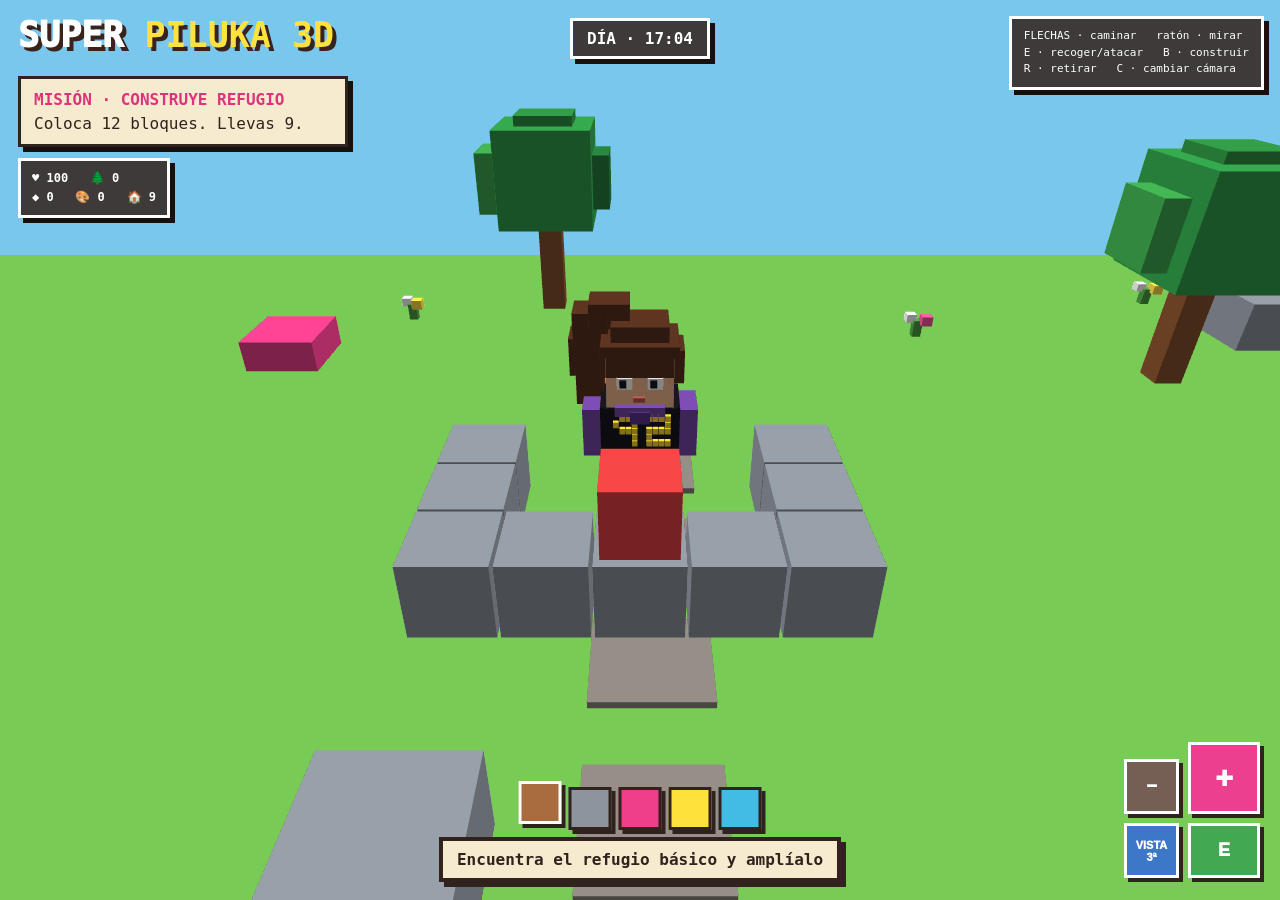
<file: super-piluka/index.html>
<!doctype html><html lang="es"><head><meta charset="utf-8"><meta name="viewport" content="width=device-width,initial-scale=1,maximum-scale=1,user-scalable=no"><title>Super Piluka — Mundo 3D</title><style>
*{box-sizing:border-box}html,body{margin:0;width:100%;height:100%;overflow:hidden;background:#79c7ed;color:#fff;font-family:ui-monospace,Consolas,monospace}canvas{display:block;width:100%;height:100%;touch-action:none}.hud{position:fixed;inset:0;pointer-events:none}.brand{position:absolute;left:18px;top:15px;font-size:clamp(21px,3vw,35px);font-weight:950;text-shadow:4px 4px #39231c}.brand b{color:#ffe23c}.clock,.help,.mission,.stats{background:#382d27e8;border:3px solid #fff;box-shadow:5px 5px #17110e}.clock{position:absolute;left:50%;top:18px;transform:translateX(-50%);padding:8px 14px;font-weight:900}.help{position:absolute;right:16px;top:16px;padding:9px 12px;font-size:11px;line-height:1.5}.mission{position:absolute;left:18px;top:76px;width:min(330px,46vw);padding:11px 13px;background:#f6ebcf;color:#30221d;border-color:#30221d}.mission b{display:block;color:#db347d;margin-bottom:5px}.stats{position:absolute;left:18px;top:158px;padding:8px 11px;font-size:12px;line-height:1.6}.msg{position:absolute;left:50%;bottom:18px;transform:translateX(-50%);background:#f6ebcf;color:#30221d;border:4px solid #30221d;padding:9px 14px;box-shadow:5px 5px #30221d;font-weight:900}.pad{display:none;position:absolute;left:18px;bottom:20px;width:142px;height:142px;pointer-events:auto}.pad button,.actions button,.hotbar button{border:3px solid #fff;box-shadow:4px 4px #30221d;color:#fff;font-weight:950;pointer-events:auto}.pad button{position:absolute;width:48px;height:48px;background:#3d7b42;font-size:22px}.pad .u{left:47px}.pad .d{left:47px;bottom:0}.pad .l{left:0;top:47px}.pad .r{right:0;top:47px}.actions{position:absolute;right:20px;bottom:22px;display:grid;grid-template-columns:55px 72px;gap:9px;align-items:end}.actions button{height:55px;background:#755e53;font-size:18px}.actions .build{height:72px;background:#ed3f8f;font-size:30px}.actions .act{background:#42a852}.actions .cam{background:#3d78c8;font-size:11px}.actions .auto{background:#ffe13b;color:#30221d;font-size:10px}.hotbar{position:absolute;left:50%;bottom:70px;transform:translateX(-50%);display:flex;gap:7px;pointer-events:auto}.hotbar button{width:43px;height:43px;background:var(--c);font-size:0;border-color:#30221d}.hotbar .on{border-color:#fff;transform:translateY(-6px)}@media(pointer:coarse),(max-width:900px){.help,.msg{display:none}.pad{display:block}.mission{top:58px;left:10px;font-size:10px}.stats{top:138px;left:10px;font-size:10px}.clock{top:10px}.hotbar{bottom:16px}.hotbar button{width:36px;height:36px}.actions{bottom:76px}.brand{font-size:19px}}
</style></head><body><canvas id="game"></canvas><div class="hud"><div class="brand">SUPER <b>PILUKA 3D</b></div><div class="clock" id="clock">DÍA</div><div class="help">WASD · caminar &nbsp; ratón · mirar<br>E · recoger/atacar &nbsp; B · construir<br>R · retirar &nbsp; C · cambiar cámara</div><div class="mission"><b id="mission">MISIÓN · RECOGE RECURSOS</b><span id="objective">Busca árboles y piedras. Pulsa E cerca.</span></div><div class="stats">♥ <b id="hp">100</b> &nbsp; 🌲 <b id="wood">0</b><br>◆ <b id="stone">0</b> &nbsp; 🎨 <b id="paint">0</b> &nbsp; 🏠 <b id="home">0</b></div><div class="msg" id="msg">Encuentra el refugio básico y amplíalo</div><div class="hotbar"><button class="on" style="--c:#a96c3f" data-mat="wood" data-color="#a96c3f"></button><button style="--c:#8d949d" data-mat="stone" data-color="#8d949d"></button><button style="--c:#ef3f8b" data-mat="paint" data-color="#ef3f8b"></button><button style="--c:#ffe13b" data-mat="paint" data-color="#ffe13b"></button><button style="--c:#42bce5" data-mat="paint" data-color="#42bce5"></button></div><div class="pad"><button class="u" data-key="w">▲</button><button class="l" data-key="a">◀</button><button class="r" data-key="d">▶</button><button class="d" data-key="s">▼</button></div><div class="actions"><button id="remove">−</button><button class="build" id="build">+</button><button class="cam" id="cam">CÁMARA</button><button class="act" id="act">E</button></div></div>
<script>
const canvas=document.querySelector('#game'),gl=canvas.getContext('webgl',{antialias:true});if(!gl)document.body.innerHTML='<h1>Este dispositivo no admite WebGL</h1>';
const vs=`attribute vec3 p;attribute vec3 c;uniform mat4 m;varying vec3 v;void main(){gl_Position=m*vec4(p,1.);v=c;}`,fs=`precision mediump float;varying vec3 v;void main(){gl_FragColor=vec4(v,1.);}`;function shader(type,src){let s=gl.createShader(type);gl.shaderSource(s,src);gl.compileShader(s);return s}const prog=gl.createProgram();gl.attachShader(prog,shader(gl.VERTEX_SHADER,vs));gl.attachShader(prog,shader(gl.FRAGMENT_SHADER,fs));gl.linkProgram(prog);gl.useProgram(prog);const pb=gl.createBuffer(),cb=gl.createBuffer(),pl=gl.getAttribLocation(prog,'p'),cl=gl.getAttribLocation(prog,'c'),ml=gl.getUniformLocation(prog,'m');gl.enable(gl.DEPTH_TEST);
let pos=[],cols=[];function rgb(h){let n=parseInt(h.slice(1),16);return[(n>>16)/255,((n>>8)&255)/255,(n&255)/255]}function cube(x,y,z,w,h,d,color){let X=x+w/2,Y=y+h/2,Z=z+d/2,q=[[-1,-1,-1],[1,-1,-1],[1,1,-1],[-1,1,-1],[-1,-1,1],[1,-1,1],[1,1,1],[-1,1,1]],f=[[4,5,6,4,6,7],[1,0,3,1,3,2],[0,4,7,0,7,3],[5,1,2,5,2,6],[3,7,6,3,6,2],[0,1,5,0,5,4]],sh=[1,.52,.72,.8,1.08,.62],co=rgb(color);f.forEach((face,fi)=>face.forEach(i=>{let a=q[i];pos.push(X+a[0]*w/2,Y+a[1]*h/2,Z+a[2]*d/2);cols.push(co[0]*sh[fi],co[1]*sh[fi],co[2]*sh[fi])}))}
function cubeR(x,y,z,w,h,d,color,cx,cz,a){let X=x+w/2,Y=y+h/2,Z=z+d/2,q=[[-1,-1,-1],[1,-1,-1],[1,1,-1],[-1,1,-1],[-1,-1,1],[1,-1,1],[1,1,1],[-1,1,1]],f=[[4,5,6,4,6,7],[1,0,3,1,3,2],[0,4,7,0,7,3],[5,1,2,5,2,6],[3,7,6,3,6,2],[0,1,5,0,5,4]],sh=[1,.52,.72,.8,1.08,.62],co=rgb(color),c=Math.cos(a),s=Math.sin(a);f.forEach((face,fi)=>face.forEach(i=>{let v=q[i],px=X+v[0]*w/2,pz=Z+v[2]*d/2,dx=px-cx,dz=pz-cz;pos.push(cx+dx*c-dz*s,Y+v[1]*h/2,cz+dx*s+dz*c);cols.push(co[0]*sh[fi],co[1]*sh[fi],co[2]*sh[fi])}))}
function norm(a){let m=Math.hypot(...a)||1;return a.map(v=>v/m)}function cross(a,b){return[a[1]*b[2]-a[2]*b[1],a[2]*b[0]-a[0]*b[2],a[0]*b[1]-a[1]*b[0]]}function dot(a,b){return a[0]*b[0]+a[1]*b[1]+a[2]*b[2]}function look(e,t){let z=norm(e.map((v,i)=>v-t[i])),xx=norm(cross([0,1,0],z)),y=cross(z,xx);return[xx[0],y[0],z[0],0,xx[1],y[1],z[1],0,xx[2],y[2],z[2],0,-dot(xx,e),-dot(y,e),-dot(z,e),1]}function perspective(f,a,n,fa){let s=1/Math.tan(f/2),nf=1/(n-fa);return[s/a,0,0,0,0,s,0,0,0,0,(fa+n)*nf,-1,0,0,2*fa*n*nf,0]}function mul(a,b){let o=Array(16).fill(0);for(let c=0;c<4;c++)for(let r=0;r<4;r++)for(let k=0;k<4;k++)o[c*4+r]+=a[k*4+r]*b[c*4+k];return o}
const keys={},player={x:0,z:2,fx:0,fz:-1,hp:100},inventory={wood:0,stone:0,paint:0},nodes=[[-15,-8,'wood'],[-10,-6,'wood'],[-4,-7,'wood'],[4,-6,'wood'],[12,-8,'wood'],[-15,2,'wood'],[-10,7,'wood'],[11,1,'wood'],[15,8,'wood'],[2,11,'wood'],[-12,-2,'stone'],[2,-3,'stone'],[-13,9,'stone'],[14,6,'stone'],[0,-9,'paint'],[7,8,'paint']].map(a=>({x:a[0],z:a[1],t:a[2],n:4})),mineNodes=[[-6,2,'stone'],[5,3,'stone'],[-4,-4,'stone'],[6,-5,'paint'],[0,-7,'paint']].map(a=>({x:a[0],z:a[1],t:a[2],n:5})),placed=[[-2,0],[-1,0],[0,0],[1,0],[2,0],[-2,1],[2,1],[-2,2],[2,2]].map(a=>({x:a[0],z:a[1],y:.5,color:'#8d949d',mat:'stone'})),enemies=[];let yaw=0,pitch=.3,zoom=9,first=false,mat='wood',chosen='#a96c3f',drag=false,lastX=0,lastY=0,wasNight=null,zone='island';
const mazeWalls=[[-8,-7,12,.7],[-4,-7,.7,5],[0,-3,8,.7],[3,-3,.7,8],[-8,1,8,.7],[-1,1,.7,6],[-8,6,5,.7],[4,5,4,.7],[-8,-3,.7,4],[7,-7,.7,4]];function blocked(x,z){return zone==='mine'&&mazeWalls.some(w=>x>w[0]-.45&&x<w[0]+w[2]+.45&&z>w[1]-.45&&z<w[1]+w[3]+.45)}
function sync(){for(let k of ['wood','stone','paint'])document.querySelector('#'+k).textContent=inventory[k];document.querySelector('#hp').textContent=Math.max(0,Math.round(player.hp));document.querySelector('#home').textContent=placed.length;let m=document.querySelector('#mission'),o=document.querySelector('#objective');if(zone==='mine'){m.textContent='MISIÓN · EXPLORA LA MINA';o.textContent='Extrae piedra y cristales. Regresa por la puerta.'}else if(placed.length>=12){m.textContent='MISIÓN · SOBREVIVE LA NOCHE';o.textContent='Tu refugio reduce el daño de las criaturas.'}else if(inventory.wood+inventory.stone+inventory.paint>=3||placed.length){m.textContent='MISIÓN · CONSTRUYE REFUGIO';o.textContent='Coloca 12 bloques. Llevas '+placed.length+'.'}else{m.textContent='MISIÓN · RECOGE RECURSOS';o.textContent='Busca árboles y piedras. Pulsa E cerca.'}}
function message(s){document.querySelector('#msg').textContent=s}function target(){return{x:Math.round(player.x+player.fx*2),z:Math.round(player.z+player.fz*2)}}function act(){if(zone==='island'&&Math.hypot(player.x,player.z+12)<3){zone='mine';player.x=0;player.z=8;yaw=Math.PI;message('Has bajado a la mina · busca piedra y pigmentos');sync();return}if(zone==='mine'&&Math.hypot(player.x,player.z-9)<3){zone='island';player.x=0;player.z=-9;yaw=0;message('Has vuelto a la isla');sync();return}let now=performance.now(),near=(a,b)=>Math.hypot(a.x-player.x,a.z-player.z)-Math.hypot(b.x-player.x,b.z-player.z),e=zone==='island'?enemies.filter(e=>now>=e.delay).sort(near)[0]:null;if(e&&Math.hypot(e.x-player.x,e.z-player.z)<4){e.hp--;if(e.hp<=0){enemies.splice(enemies.indexOf(e),1);inventory.paint++;message('¡Fantasma derrotado!')}else message('¡Golpe! Falta uno');sync();return}let source=zone==='mine'?mineNodes:nodes,n=source.filter(n=>n.n).sort(near)[0];if(n&&Math.hypot(n.x-player.x,n.z-player.z)<4.5){n.n--;inventory[n.t]++;message('Guardado: '+({wood:'madera',stone:'piedra',paint:'pigmento'}[n.t]));sync();return}message('Acércate un poco más y pulsa E')}
function build(){if(zone==='mine'){message('Construye tu refugio al volver a la isla');return}if(!inventory[mat]){message('No tienes '+({wood:'madera',stone:'piedra',paint:'pigmento'}[mat]));return}let q=target(),stack=placed.filter(b=>b.x===q.x&&b.z===q.z).length;if(stack>4){message('Altura máxima');return}inventory[mat]--;placed.push({x:q.x,z:q.z,y:.5+stack,color:chosen,mat});message('Bloque colocado donde estaba la guía');sync()}function remove(){if(zone==='mine'){message('Aquí usa E para extraer minerales');return}let q=target(),b=placed.filter(b=>b.x===q.x&&b.z===q.z).sort((a,b)=>b.y-a.y)[0];if(b){inventory[b.mat]++;placed.splice(placed.indexOf(b),1);message('Bloque señalado recuperado');sync()}else message('Apunta la guía hacia un bloque y pulsa −')}
function toggleCamera(){first=!first;pitch=.3;zoom=9;document.querySelector('#cam').textContent=first?'VISTA 1ª':'VISTA 3ª';message(first?'Primera persona: pulsa otra vez para salir':'Tercera persona: Super Piluka visible')}
const arrows={arrowup:'w',arrowdown:'s',arrowleft:'a',arrowright:'d'};document.querySelector('.help').innerHTML='FLECHAS · caminar &nbsp; ratón · mirar<br>E · recoger/atacar &nbsp; B · construir<br>R · retirar &nbsp; C · cambiar cámara';addEventListener('keydown',e=>{let k=arrows[e.key.toLowerCase()];if(k){keys[k]=1;e.preventDefault()}});addEventListener('keyup',e=>{let k=arrows[e.key.toLowerCase()];if(k){keys[k]=0;e.preventDefault()}});
addEventListener('keydown',e=>{keys[e.key.toLowerCase()]=1;if(e.repeat)return;if(e.key.toLowerCase()==='e')act();if(e.key.toLowerCase()==='b'||e.code==='Space'){build();e.preventDefault()}if(e.key.toLowerCase()==='r')remove();if(e.key.toLowerCase()==='c')toggleCamera()});addEventListener('keyup',e=>keys[e.key.toLowerCase()]=0);document.querySelector('#act').onpointerdown=act;document.querySelector('#build').onpointerdown=build;document.querySelector('#remove').onpointerdown=remove;document.querySelector('#cam').textContent='VISTA 3ª';document.querySelector('#cam').onpointerdown=e=>{e.preventDefault();toggleCamera()};document.querySelectorAll('[data-mat]').forEach(b=>b.onclick=()=>{mat=b.dataset.mat;chosen=b.dataset.color;document.querySelectorAll('[data-mat]').forEach(x=>x.classList.remove('on'));b.classList.add('on')});document.querySelectorAll('[data-key]').forEach(b=>{let k=b.dataset.key;b.onpointerdown=e=>{keys[k]=1;b.setPointerCapture(e.pointerId)};b.onpointerup=b.onpointercancel=()=>keys[k]=0});
canvas.onpointerdown=e=>{drag=true;lastX=e.clientX;lastY=e.clientY;canvas.setPointerCapture(e.pointerId)};canvas.onpointermove=e=>{if(!drag)return;yaw-=(e.clientX-lastX)*.008;pitch=Math.max(-.6,Math.min(1,pitch-(e.clientY-lastY)*.006));lastX=e.clientX;lastY=e.clientY};canvas.onpointerup=()=>drag=false;canvas.onwheel=e=>zoom=Math.max(6,Math.min(20,zoom+Math.sign(e.deltaY)));
function world(night){if(zone==='mine'){cube(-10,-.6,-10,20,.6,20,'#403a48');cube(-10,0,-10,.6,5,20,'#25212d');cube(9.4,0,-10,.6,5,20,'#25212d');cube(-10,0,-10,20,5,.6,'#25212d');for(let i=-8;i<9;i+=4)cube(i-.4,.02,-2,.8,.12,11,'#7a5635');mineNodes.filter(n=>n.n).forEach(n=>{cube(n.x-.7,0,n.z-.7,1.4,n.t==='stone'?1.2:.8,1.4,n.t==='stone'?'#8d949d':'#55dff2');if(n.t==='paint')cube(n.x-.25,.8,n.z-.25,.5,.9,.5,'#ef3f8b')});cube(-1,0,9,2,3,.5,'#17151c');cube(-2,0,9,1,4,1,'#8d949d');cube(1,0,9,1,4,1,'#8d949d');cube(-2,3,9,4,1,1,'#8d949d');return}cube(-20,-.6,-15,40,.6,30,night?'#315b3b':'#6fbd4f');cube(8,-.25,-15,3,.12,30,night?'#22567a':'#3baee8');cube(-14,-.24,7,5,.1,3,night?'#22567a':'#4cc0ec');nodes.filter(n=>n.n).forEach(n=>{if(n.t==='wood'){cube(n.x-.25,0,n.z-.25,.5,2,.5,'#85502e');cube(n.x-1,2,n.z-1,2,2,2,'#319d49')}else cube(n.x-.7,0,n.z-.7,1.4,n.t==='stone'?1:.6,1.4,n.t==='stone'?'#8d949d':'#ef3f8b')});placed.forEach(b=>cube(b.x-.48,b.y,b.z-.48,.96,.96,.96,b.color));cube(-1.2,0,-13,1,4,1,'#68606d');cube(.2,0,-13,1,4,1,'#68606d');cube(-1.2,3.2,-13,2.4,1,1,'#68606d');cube(-.65,.2,-13.05,1.3,2.8,.2,'#17151c');let now=performance.now();enemies.filter(e=>now>=e.delay).forEach(e=>{cube(e.x-.5,.1,e.z-.5,1,1.2,1,'#6948a8');cube(e.x-.38,1.3,e.z-.38,.76,.7,.76,'#8b63c6')})}
const baseWorld=world;world=function(night){baseWorld(night);if(zone==='mine'){mazeWalls.forEach((w,i)=>{cube(w[0],0,w[1],w[2],2.8,w[3],i%2?'#4d4455':'#5c5265');cube(w[0],2.8,w[1],w[2],.25,w[3],'#241f2b')});[[-7,-8],[-2,-5],[6,-1],[-6,4],[6,7]].forEach((t,i)=>{cube(t[0],.5,t[1],.25,.8,.25,i%2?'#ffcf35':'#d94b9a');cube(t[0]-.12,.2,t[1]-.12,.5,.3,.5,'#755e53')})}}
const mazeWorld=world;world=function(night){mazeWorld(night);if(zone==='island'){nodes.filter(n=>n.n&&n.t==='wood').forEach(n=>{cube(n.x-1.35,2.35,n.z-.55,1.1,1.1,1.1,'#267f3d');cube(n.x+.25,2.25,n.z-.6,1.2,1.25,1.2,'#3eaa4e');cube(n.x-.6,3.25,n.z-.45,1.2,.95,1.15,'#2f9344');cube(n.x-.75,2.45,n.z+.35,1.35,1.1,1.05,'#23763a')});for(let z=-11;z<4;z+=2)cube((z%4?-.8:.15),.01,z,1.35,.09,1.25,z%4?'#8c847d':'#aaa097');[[-16,-4],[-12,11],[-6,9],[5,10],[13,-4],[16,3],[-3,-10]].forEach((p,i)=>{cube(p[0],.02,p[1],.18,.35,.18,'#4f9d43');cube(p[0]-.16,.3,p[1]-.12,.22,.2,.22,i%2?'#ffe04a':'#f45b9d');cube(p[0]+.12,.3,p[1]+.08,.2,.18,.2,'#ffffff')});[[-3,-13,1.7,2.1],[-2,-14,1.5,2.8],[1,-14,1.6,3],[2,-13,1.8,2.2],[-3.5,-12.2,1.4,1.5],[2.5,-12.2,1.3,1.6]].forEach((r,i)=>cube(r[0],0,r[1],r[2],r[3],1.8,i%2?'#66656d':'#85858b'));cube(-.8,.25,-13.75,1.6,2.7,.35,'#24252b');cube(-.65,.55,-13.95,1.3,2.1,.18,'#4b5058')}else{for(let z=-6;z<9;z+=1.5)cube(-.9,.03,z,1.8,.12,.22,'#6b4a30');cube(-.72,.14,-6,.13,.12,15,'#a6a7aa');cube(.58,.14,-6,.13,.12,15,'#a6a7aa');cube(-.75,.28,2,1.5,.75,1.4,'#794b2e');cube(-.58,.7,2.15,1.16,.2,1.05,'#9a6740');cube(-.68,.12,2.12,.3,.3,.3,'#17151c');cube(.38,.12,2.12,.3,.3,.3,'#17151c')}}
const detailedWorld=world;world=function(night){detailedWorld(night);if(zone==='island'){let q=target(),stack=placed.filter(b=>b.x===q.x&&b.z===q.z).length,y=.53+stack*.96;cube(q.x-.41,y,q.z-.41,.82,.82,.82,inventory[mat]?chosen:'#e54242')}}
function piluka(){let x=player.x,z=player.z,w='#ffd62e',purple='#7547a8',hair='#56311f',skin='#f3b98e',f=z-.405,a=Math.atan2(-player.fx,-player.fz),pcube=(X,Y,Z,W,H,D,C)=>cubeR(X,Y,Z,W,H,D,C,x,z,a);
// leggings largos y Converse
pcube(x-.31,.05,z-.28,.27,1.02,.4,'#17151c');pcube(x+.04,.05,z-.28,.27,1.02,.4,'#17151c');pcube(x-.36,.02,z-.48,.33,.18,.7,'#ffffff');pcube(x+.03,.02,z-.48,.33,.18,.7,'#ffffff');pcube(x-.35,.1,z-.5,.31,.05,.72,'#24212a');pcube(x+.04,.1,z-.5,.31,.05,.72,'#24212a');
// falda corta rayada
pcube(x-.52,1.04,z-.36,1.04,.14,.72,'#ffffff');pcube(x-.5,1.18,z-.35,1,.14,.7,'#17151c');pcube(x-.48,1.32,z-.34,.96,.14,.68,'#ffffff');
// camiseta negra, mangas moradas y capa
pcube(x-.48,1.45,z-.34,.96,.68,.68,'#17151c');pcube(x-.7,1.43,z-.27,.22,.64,.54,purple);pcube(x+.48,1.43,z-.27,.22,.64,.54,purple);pcube(x-.43,1.38,z+.31,.86,.75,.14,purple);pcube(x-.52,1.36,z+.37,1.04,.16,.12,'#5a338b');
// letras SP amarillas, claras y pegadas a la camiseta
[['1111','1000','1111','0001','1111'],['1110','1001','1110','1000','1000']].forEach((letter,li)=>letter.forEach((row,ri)=>[...row].forEach((on,ci)=>{if(on==='1')pcube(x-.37+li*.4+ci*.075,1.98-ri*.085,f,.068,.075,.055,w)})));
// pañuelo morado y rostro
pcube(x-.3,2.05,z-.41,.6,.12,.1,purple);pcube(x-.12,1.96,z-.43,.24,.16,.1,'#5a338b');pcube(x-.4,2.11,z-.32,.8,.72,.65,skin);pcube(x-.27,2.4,z-.385,.18,.14,.055,'#ffffff');pcube(x+.09,2.4,z-.385,.18,.14,.055,'#ffffff');pcube(x-.2,2.43,z-.415,.08,.09,.045,'#17151c');pcube(x+.16,2.43,z-.415,.08,.09,.045,'#17151c');pcube(x-.06,2.23,z-.39,.14,.06,.05,'#b95755');
// gran melena alta y coleta en bloques
pcube(x-.46,2.55,z-.38,.92,.38,.75,hair);pcube(x-.34,2.82,z-.25,.68,.3,.58,hair);pcube(x+.12,3.02,z-.05,.48,.3,.45,hair);pcube(x+.38,2.72,z+.02,.42,.46,.46,hair);pcube(x+.48,2.36,z+.08,.38,.48,.44,hair);pcube(x+.45,1.96,z+.1,.34,.46,.42,hair);pcube(x+.42,1.6,z+.12,.3,.36,.38,hair);pcube(x-.53,2.36,z-.13,.18,.42,.5,hair)}
function time(){let d=new Date(),h=d.getHours()+d.getMinutes()/60,night=h<7||h>=20,now=performance.now();document.querySelector('#clock').textContent=(zone==='mine'?'MINA · ':(night?'NOCHE · ':'DÍA · '))+String(d.getHours()).padStart(2,'0')+':'+String(d.getMinutes()).padStart(2,'0');if(night&&wasNight!==true){let n=now;enemies.splice(0,enemies.length,{x:-17,z:-12,hp:2,delay:n},{x:17,z:12,hp:2,delay:n+20000},{x:17,z:-12,hp:2,delay:n+40000},{x:-17,z:12,hp:2,delay:n+60000})}if(!night&&wasNight===true)enemies.length=0;wasNight=night;return night}
function render(){let night=time(),dx=(keys.d?1:0)-(keys.a?1:0),dz=(keys.w?1:0)-(keys.s?1:0);if(dx||dz){let f=[Math.sin(yaw),Math.cos(yaw)],r=[Math.cos(yaw),-Math.sin(yaw)],vx=r[0]*dx+f[0]*dz,vz=r[1]*dx+f[1]*dz,m=Math.hypot(vx,vz),bx=zone==='mine'?9:19,bz=zone==='mine'?9:14;player.x=Math.max(-bx,Math.min(bx,player.x+vx/m*.075));player.z=Math.max(-bz,Math.min(bz,player.z+vz/m*.075));player.fx=vx/m;player.fz=vz/m}if(night&&zone==='island'){let now=performance.now();enemies.forEach((e,i)=>{if(now<e.delay)return;let dx=player.x-e.x,dz=player.z-e.z,m=Math.hypot(dx,dz)||1;e.x+=dx/m*.012;e.z+=dz/m*.012;if(m<1.1&&Math.floor(now/700)%4===i){player.hp-=placed.length>=12?.1:.5;sync()}})}pos=[];cols=[];world(night);if(!first)piluka();gl.clearColor(...rgb(zone==='mine'?'#15131d':night?'#172344':'#79c7ed'),1);gl.clear(gl.COLOR_BUFFER_BIT|gl.DEPTH_BUFFER_BIT);gl.bindBuffer(gl.ARRAY_BUFFER,pb);gl.bufferData(gl.ARRAY_BUFFER,new Float32Array(pos),gl.DYNAMIC_DRAW);gl.enableVertexAttribArray(pl);gl.vertexAttribPointer(pl,3,gl.FLOAT,false,0,0);gl.bindBuffer(gl.ARRAY_BUFFER,cb);gl.bufferData(gl.ARRAY_BUFFER,new Float32Array(cols),gl.DYNAMIC_DRAW);gl.enableVertexAttribArray(cl);gl.vertexAttribPointer(cl,3,gl.FLOAT,false,0,0);let fw=[Math.sin(yaw)*Math.cos(pitch),Math.sin(pitch),Math.cos(yaw)*Math.cos(pitch)],eye=first?[player.x,2.35,player.z]:[player.x-fw[0]*zoom,4.2+zoom*.25,player.z-fw[2]*zoom],center=first?eye.map((v,i)=>v+fw[i]):[player.x,1.35,player.z],m=mul(perspective(Math.PI/3,canvas.width/canvas.height,.1,100),look(eye,center));gl.uniformMatrix4fv(ml,false,new Float32Array(m));gl.drawArrays(gl.TRIANGLES,0,pos.length/3);requestAnimationFrame(render)}
const baseRender=render;render=function(){let x=player.x,z=player.z;baseRender();if(blocked(player.x,player.z)){player.x=x;player.z=z}}
function resize(){let d=Math.min(devicePixelRatio||1,2);canvas.width=innerWidth*d;canvas.height=innerHeight*d;gl.viewport(0,0,canvas.width,canvas.height)}addEventListener('resize',resize);resize();sync();render();
</script></body></html>
</file>
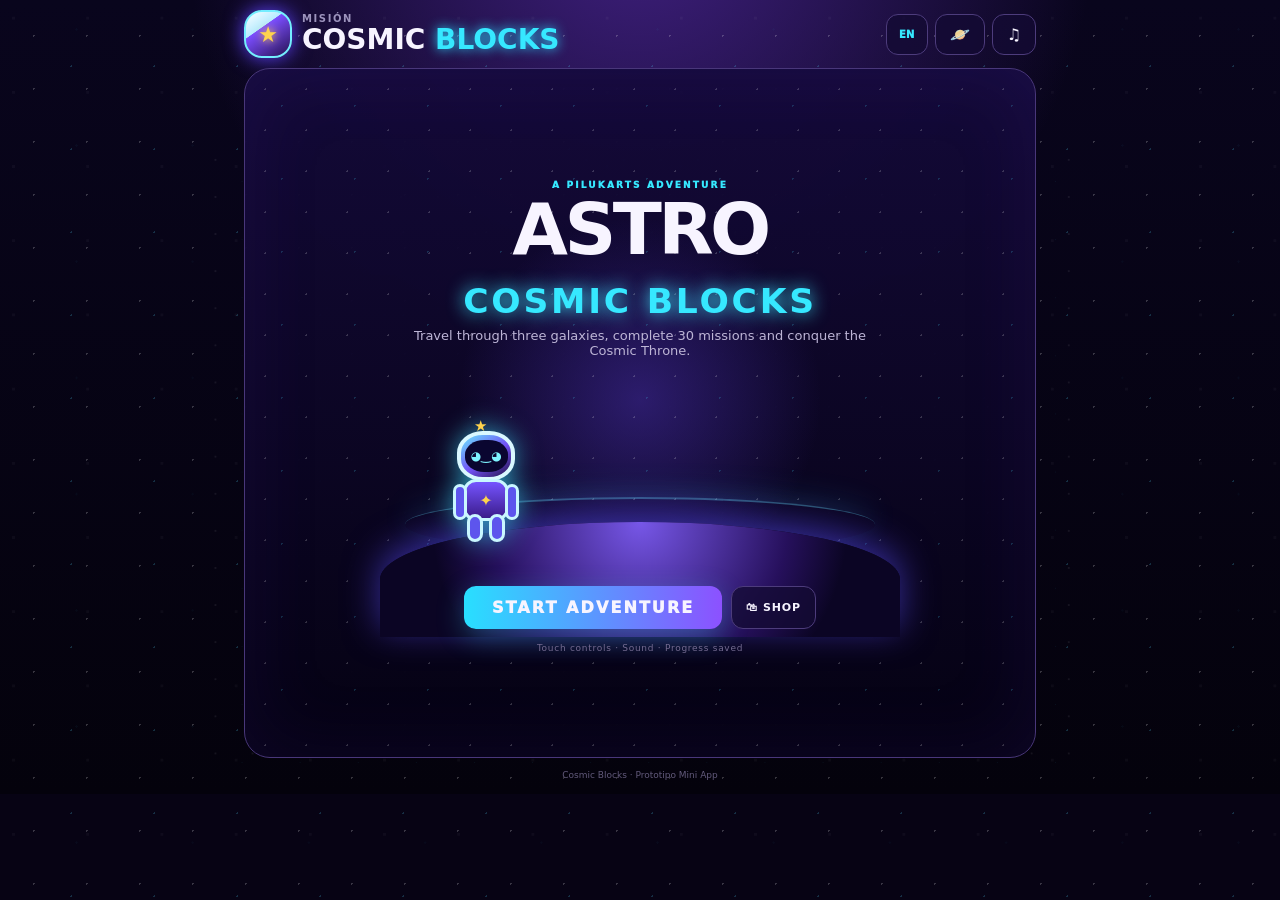
<file: tetris-astro/index.html>
<!doctype html>
<html lang="es">
<head>
  <meta charset="UTF-8" />
  <meta name="viewport" content="width=device-width,initial-scale=1,viewport-fit=cover,user-scalable=no" />
  <meta name="theme-color" content="#09051d" />
  <title>Cosmic Blocks</title>
  <script src="https://telegram.org/js/telegram-web-app.js?63"></script>
  <link rel="stylesheet" href="styles.css?v=20260914-4" />
</head>
<body>
  <div id="splashScreen" class="splash-screen"><div class="splash-astro">★</div><strong>ASTRO</strong><span id="loadingText">CARGANDO GALAXIA…</span><i></i></div>
  <div class="stars" aria-hidden="true"></div>
  <main class="app-shell">
    <header class="topbar">
      <div class="brand">
        <div class="mascot" aria-label="Astro, mascota de Cosmic Blocks"><span>★</span></div>
        <div><small>MISIÓN</small><h1>COSMIC <em>BLOCKS</em></h1></div>
      </div>
      <div class="header-actions"><button id="langButton" class="icon-button language-button" aria-label="Cambiar idioma">ES</button><button id="mapButton" class="icon-button" aria-label="Ver mapa galáctico">🪐</button><button id="soundButton" class="icon-button" aria-label="Activar o silenciar sonido">♫</button></div>
    </header>

    <section id="landingScreen" class="landing-screen">
      <div class="landing-copy"><small id="landingKicker">UNA AVENTURA PILUKARTS</small><h2>ASTRO<br><em>COSMIC BLOCKS</em></h2><p id="landingDescription">Viaja por tres galaxias, completa 30 misiones y conquista el Trono Cósmico.</p></div>
      <div class="astro-stage" aria-hidden="true"><div class="orbit-line"></div><div class="walking-astro"><div class="walker-antenna">★</div><div class="walker-head"><span>◕‿◕</span></div><div class="walker-body">✦</div><i class="walker-arm arm-left"></i><i class="walker-arm arm-right"></i><i class="walker-leg leg-left"></i><i class="walker-leg leg-right"></i></div><div class="stage-planet"></div></div>
      <div class="landing-actions"><button id="adventureButton" class="primary">EMPEZAR AVENTURA</button><button id="landingShopButton" class="secondary">🛍 TIENDA</button></div>
      <p id="landingHint" class="landing-hint">Controles táctiles · Sonido · Progreso guardado</p>
    </section>

    <section id="mapScreen" class="map-screen hidden">
      <div class="map-astro" aria-label="Astro acompaña tu ruta"><div class="map-astro-antenna">★</div><div class="map-astro-helmet"><span>◕‿◕</span></div><div class="map-astro-body">✦</div><span class="map-astro-wave">●</span><small>ASTRO</small></div>
      <div class="map-heading"><small id="mapKicker">BITÁCORA DE ASTRO</small><h2 id="mapTitle">RUTA GALÁCTICA</h2><p id="mapDescription">Completa cada misión para viajar al siguiente planeta.</p></div>
      <div id="missionPath" class="mission-path" aria-label="Selección de misiones"></div>
    </section>

    <div id="gameScreen" class="game-screen hidden">
    <div class="peek-astro" aria-hidden="true"><div class="peek-helmet"><span class="peek-star">★</span><span class="peek-face">◕‿◕</span></div><div class="peek-hand">●</div></div>

    <section class="sponsor" aria-label="Patrocinador">
      <span>PATROCINADO POR</span><strong>TU MARCA AQUÍ</strong><button id="sponsorButton">VER</button>
    </section>

    <section class="game-layout">
      <aside class="stats left-panel">
        <article><span>MISIÓN</span><strong id="missionNumber">1</strong></article>
        <article><span>PUNTOS</span><strong id="score">0</strong></article>
        <article><span>NIVEL</span><strong id="level">1</strong></article>
        <article><span>LÍNEAS</span><strong id="lines">0</strong></article>
      </aside>

      <div class="board-wrap">
        <canvas id="game" width="300" height="600" aria-label="Tablero de Cosmic Blocks"></canvas>
        <div id="overlay" class="overlay">
          <div class="overlay-mascot">★</div>
          <p id="welcome">¡Hola, explorador!</p>
          <h2 id="overlayTitle">LISTO PARA DESPEGAR</h2>
          <p id="overlayText">Ordena los bloques y supera tu récord galáctico.</p>
          <button id="startButton" class="primary">JUGAR</button>
        </div>
        <div id="combo" class="combo" aria-live="polite"></div>
      </div>

      <aside class="right-panel">
        <article class="next-card"><span>SIGUIENTE</span><canvas id="next" width="100" height="100"></canvas></article>
        <article><span>RÉCORD</span><strong id="highScore">0</strong></article>
        <button id="pauseButton" class="secondary">PAUSA</button>
      </aside>
    </section>

    <nav class="touch-controls" aria-label="Controles del juego">
      <button data-action="left" aria-label="Mover a la izquierda">◀</button>
      <button data-action="rotate" aria-label="Girar">↻</button>
      <button data-action="down" aria-label="Bajar">▼</button>
      <button data-action="right" aria-label="Mover a la derecha">▶</button>
      <button data-action="drop" class="drop" aria-label="Caída rápida">⇊</button>
    </nav>

    <section class="economy">
      <button id="rewardButton"><span>🎁</span><b>RECOMPENSA</b><small>Anuncio — próximamente</small></button>
      <button id="shopButton"><span>★</span><b>TIENDA CÓSMICA</b><small>Cosméticos con Stars</small></button>
      <button id="tournamentButton"><span>🏆</span><b>TORNEOS</b><small>Clasificación — próximamente</small></button>
    </section>
    </div>
    <footer>Cosmic Blocks · Prototipo Mini App</footer>
  </main>
  <script src="app.js?v=20260914-3"></script>
</body>
</html>
</file>
<file: don-ole/styles.css>
:root{--red:#ef2b2d;--deep:#201b25;--cream:#fff6df;--gold:#ffc62f;--green:#145b48;--purple:#6334a5;--white:#fff;--shadow:0 24px 70px rgba(50,30,12,.18)}
*{box-sizing:border-box}html{scroll-behavior:smooth}body{margin:0;background:var(--cream);color:var(--deep);font-family:"DM Sans",sans-serif;overflow-x:hidden}.nav{max-width:1200px;margin:auto;padding:24px 30px;display:flex;justify-content:space-between;align-items:center}.back{color:var(--deep);text-decoration:none;font-weight:800}.status{font-size:.82rem;font-weight:700;letter-spacing:.04em;text-transform:uppercase;display:flex;align-items:center;gap:9px}.status i{width:10px;height:10px;border-radius:50%;background:#26a269;box-shadow:0 0 0 5px #26a26920}main{max-width:1200px;margin:auto;padding:0 30px 90px}.hero{min-height:720px;display:grid;grid-template-columns:1.05fr .95fr;align-items:center;gap:45px}.kicker{font-weight:800;letter-spacing:.15em;color:var(--red);font-size:.8rem}.hero h1{font:700 clamp(4rem,8vw,7.8rem)/.86 Fredoka;margin:20px 0 30px;letter-spacing:-.045em}.hero h1 em{color:var(--red);font-style:normal}.intro{font-size:1.15rem;line-height:1.7;max-width:650px}.actions{display:flex;gap:12px;flex-wrap:wrap;margin-top:32px}.button{display:inline-block;padding:15px 22px;border-radius:14px;text-decoration:none;font-weight:800}.primary{background:var(--red);color:white;box-shadow:0 10px 25px #ef2b2d35}.secondary{border:2px solid var(--deep);color:var(--deep)}.hero-art{position:relative;min-height:620px;display:grid;place-items:center}.hero-art img{position:relative;width:min(100%,520px);height:600px;object-fit:cover;object-position:center 42%;border-radius:48% 48% 28px 28px;box-shadow:var(--shadow);z-index:2}.burst{position:absolute;width:490px;height:490px;border-radius:50%;background:repeating-conic-gradient(var(--gold) 0 8deg,#ffdf72 8deg 16deg);z-index:0}.speech{position:absolute;right:-5px;top:55px;background:white;border:4px solid var(--deep);border-radius:50%;padding:25px 20px;font:700 1.8rem Fredoka;transform:rotate(9deg);z-index:3}.duo{display:grid;grid-template-columns:1fr 1fr;gap:20px;margin:40px 0 110px}.character{border:3px solid var(--deep);border-radius:26px;padding:35px;position:relative;box-shadow:8px 8px 0 var(--deep)}.red-card{background:#ffe3dd}.gold-card{background:#ffed9e}.number{font:700 3.4rem Fredoka;opacity:.18;position:absolute;right:28px;top:18px}.character h2,.short-section h2,.mission h2,.formula h2{font:700 clamp(2.5rem,5vw,4.8rem)/.95 Fredoka;margin:8px 0 20px}.character p{font-size:1.05rem;line-height:1.65;max-width:480px}.trait{display:inline-block;margin-top:15px;font-weight:800;font-size:.78rem;letter-spacing:.08em;background:var(--deep);color:white;padding:8px 12px;border-radius:99px}.short-section{background:var(--green);color:white;border-radius:36px;padding:60px;display:grid;grid-template-columns:1fr .65fr;align-items:center;gap:55px;position:relative;overflow:hidden}.short-section:after{content:"Ñ";position:absolute;left:35%;bottom:-180px;font:700 420px Fredoka;color:#ffffff08;transform:rotate(-10deg)}.short-section .kicker{color:var(--gold)}.short-section h2{font-size:clamp(3.3rem,7vw,6.7rem)}.short-section p{font-size:1.15rem;line-height:1.7}.short-section blockquote{font:600 1.5rem/1.45 Fredoka;margin:35px 0 0;color:var(--gold)}.phone{position:relative;z-index:2;background:#0f0d11;padding:12px;border-radius:32px;box-shadow:0 30px 70px #0008;transform:rotate(2deg);max-width:340px;margin:auto}.phone video{display:block;width:100%;aspect-ratio:9/16;object-fit:cover;border-radius:22px;background:#111}.mission{padding:110px 0 90px;text-align:center}.mission-heading p:not(.kicker){font-size:1.1rem}.quiz{max-width:760px;margin:35px auto 0;display:grid;gap:12px}.quiz button{width:100%;background:white;border:3px solid var(--deep);border-radius:16px;padding:18px;font:700 1.08rem "DM Sans";cursor:pointer;transition:.15s}.quiz button:hover{transform:translateY(-2px);box-shadow:5px 5px 0 var(--deep)}.quiz button.correct{background:#c9f3d9;border-color:#12683e}.quiz button.wrong{background:#ffd9d4;border-color:#b62d24}.feedback{min-height:80px;margin:25px auto 0;font:700 1.5rem Fredoka}.bonus{display:inline-block;background:var(--gold);border:3px solid var(--deep);box-shadow:5px 5px 0 var(--deep);padding:16px 22px;border-radius:14px;animation:pop .35s ease-out}.formula{text-align:center;background:white;border:3px solid var(--deep);box-shadow:10px 10px 0 var(--deep);border-radius:28px;padding:55px 30px}.formula h2{font-size:clamp(2.4rem,5vw,4.5rem);max-width:900px;margin:15px auto 35px}.steps{display:flex;justify-content:center;gap:10px;flex-wrap:wrap}.steps span{background:var(--cream);padding:12px 16px;border-radius:99px;font-weight:700}footer{background:var(--deep);color:white;padding:34px max(30px,calc((100vw - 1140px)/2));display:flex;align-items:center;justify-content:space-between;gap:20px;flex-wrap:wrap}footer a{color:var(--gold);font-weight:700}footer span{opacity:.7}@keyframes pop{0%{transform:scale(.5) rotate(-4deg)}70%{transform:scale(1.08) rotate(2deg)}100%{transform:scale(1)}}@media(max-width:820px){.hero{grid-template-columns:1fr;padding-top:60px}.hero-art{min-height:500px}.hero-art img{height:500px}.burst{width:380px;height:380px}.duo,.short-section{grid-template-columns:1fr}.duo{margin-top:70px}.short-section{padding:38px 24px}.section-copy{text-align:center}.phone{width:290px}.speech{right:0}.nav{padding:20px}.hero h1{font-size:clamp(3.5rem,18vw,6rem)}}@media(max-width:500px){main{padding:0 18px 70px}.hero{min-height:auto}.hero-art img{height:430px}.hero-art{min-height:450px}.burst{width:315px;height:315px}.duo{grid-template-columns:1fr}.character{padding:28px}.status{font-size:.65rem}.short-section h2{font-size:3.6rem}footer{display:grid;text-align:center;justify-content:center}}
</file>
<file: tetris-astro/styles.css>
:root{--bg:#070314;--panel:rgba(20,11,52,.78);--cyan:#36e8ff;--pink:#f347ff;--violet:#7c4dff;--gold:#ffd34d;--text:#f7f4ff;--muted:#9d94bd;--safe-top:max(env(safe-area-inset-top),var(--tg-content-safe-area-inset-top,0px));--safe-bottom:max(env(safe-area-inset-bottom),var(--tg-content-safe-area-inset-bottom,0px))}
*{box-sizing:border-box;-webkit-tap-highlight-color:transparent}
html,body{margin:0;min-height:100%;background:var(--bg);color:var(--text);font-family:Inter,ui-rounded,"Arial Rounded MT Bold",system-ui,sans-serif;overflow-x:hidden}
body{background:radial-gradient(circle at 50% -10%,#402080 0,transparent 42%),linear-gradient(#09051d,#04020c);touch-action:manipulation}
.stars,.stars:before,.stars:after{position:fixed;inset:0;pointer-events:none;content:"";background-image:radial-gradient(#fff 1px,transparent 1px),radial-gradient(#56ddff 1px,transparent 1px);background-size:53px 53px,83px 83px;background-position:7px 9px,30px 25px;opacity:.2;animation:drift 28s linear infinite}
.stars:before{transform:scale(1.4);opacity:.18;animation-duration:45s}.stars:after{transform:scale(.7);opacity:.35;animation-duration:19s}
@keyframes drift{to{background-position:7px 809px,30px 625px}}
.app-shell{position:relative;width:min(100%,820px);margin:auto;padding:calc(10px + var(--safe-top)) 14px calc(14px + var(--safe-bottom))}
.topbar,.brand,.sponsor,.game-layout,.touch-controls,.economy{display:flex;align-items:center}.topbar{justify-content:space-between;margin-bottom:10px}.brand{gap:10px}.brand small,.stats span,.right-panel span,.next-card>span{display:block;color:var(--muted);font-weight:800;font-size:10px;letter-spacing:.16em}.brand h1{font-size:clamp(18px,4vw,28px);line-height:1;margin:2px 0}.brand em{color:var(--cyan);font-style:normal;text-shadow:0 0 12px #2dd9ff}
.mascot{display:grid;place-items:center;width:48px;height:48px;border-radius:18px;background:linear-gradient(145deg,#fff,#b7ebff 35%,#7b4dff 36%,#261251);border:2px solid #74edff;box-shadow:0 0 20px #5f43ff}.mascot span{color:var(--gold);font-size:22px;text-shadow:0 0 10px var(--gold)}
button{font:inherit;color:inherit;border:0;cursor:pointer}.icon-button,.secondary{background:var(--panel);border:1px solid #4d3c7c;border-radius:12px;padding:10px 14px}.sponsor{justify-content:center;gap:10px;padding:7px 10px;margin-bottom:10px;border:1px solid #4d3c7c;border-radius:12px;background:linear-gradient(90deg,rgba(124,77,255,.18),rgba(54,232,255,.1));font-size:10px}.sponsor span{color:var(--muted)}.sponsor strong{letter-spacing:.1em}.sponsor button{margin-left:auto;background:#352268;border-radius:8px;padding:5px 9px;font-size:9px}
.game-layout{justify-content:center;align-items:flex-start;gap:10px}.stats,.right-panel{display:grid;gap:9px;width:100px}.stats article,.right-panel article{padding:12px 9px;border:1px solid #40336a;border-radius:14px;background:var(--panel);box-shadow:inset 0 0 20px rgba(110,59,255,.08)}.stats strong,.right-panel strong{display:block;margin-top:4px;font-size:20px;color:#fff}.stats article:first-child strong{color:var(--cyan)}
.board-wrap{position:relative;border-radius:14px;padding:4px;background:linear-gradient(145deg,var(--cyan),var(--violet),var(--pink));box-shadow:0 0 34px rgba(92,63,255,.45)}#game{display:block;width:min(42vw,300px);height:auto;aspect-ratio:1/2;background:rgba(3,2,15,.94);border-radius:10px}.next-card{text-align:center}.next-card canvas{width:72px;height:72px}.secondary{font-size:11px;font-weight:900;letter-spacing:.08em}
.overlay{position:absolute;inset:4px;display:flex;flex-direction:column;align-items:center;justify-content:center;text-align:center;padding:22px;background:rgba(5,2,20,.86);backdrop-filter:blur(8px);border-radius:10px;z-index:3}.overlay.hidden{display:none}.overlay-mascot{display:grid;place-items:center;width:68px;height:68px;border-radius:24px;background:linear-gradient(145deg,#5eeaff,#784aff 55%,#f34dff);font-size:34px;color:var(--gold);box-shadow:0 0 30px #7049ff}.overlay h2{margin:10px 0 4px;font-size:clamp(18px,4vw,30px);line-height:1}.overlay p{margin:6px 0;color:#c9c2df;font-size:12px}.primary{margin-top:14px;padding:12px 28px;border-radius:12px;background:linear-gradient(90deg,#28dfff,#8c51ff);font-weight:950;letter-spacing:.13em;box-shadow:0 8px 28px rgba(61,210,255,.3)}.combo{position:absolute;left:50%;top:43%;transform:translate(-50%,-50%) scale(.6);font-size:28px;font-weight:950;color:var(--gold);text-shadow:0 0 18px #ff5dcb;opacity:0;pointer-events:none}.combo.show{animation:combo .8s ease-out}@keyframes combo{35%{opacity:1;transform:translate(-50%,-50%) scale(1.2)}100%{opacity:0;transform:translate(-50%,-80%) scale(1)}}
.touch-controls{justify-content:center;gap:8px;margin:12px auto}.touch-controls button{width:52px;height:48px;border-radius:14px;border:1px solid #554181;background:linear-gradient(#24164f,#130b31);font-size:20px;box-shadow:0 5px 0 #09051b}.touch-controls button:active{transform:translateY(3px);box-shadow:0 2px 0 #09051b}.touch-controls .drop{color:var(--gold);border-color:#8f7128}
.economy{gap:8px;justify-content:center}.economy button{display:grid;grid-template-columns:30px 1fr;text-align:left;align-items:center;width:31%;min-height:56px;padding:8px;border:1px solid #43356c;border-radius:13px;background:var(--panel)}.economy button>span{grid-row:1/3;font-size:20px}.economy b{font-size:10px;letter-spacing:.04em}.economy small{font-size:8px;color:var(--muted)}footer{text-align:center;color:#625a7b;font-size:9px;margin-top:12px}
@media(max-width:560px){.app-shell{padding-left:8px;padding-right:8px}.game-layout{gap:5px}.stats,.right-panel{width:72px}.stats article,.right-panel article{padding:8px 5px}.stats strong,.right-panel strong{font-size:14px}.next-card canvas{width:58px;height:58px}#game{width:min(54vw,270px)}.touch-controls{gap:5px}.touch-controls button{width:46px;height:44px}.economy{overflow-x:auto;justify-content:flex-start}.economy button{min-width:145px}.sponsor{font-size:8px}}
@media(prefers-reduced-motion:reduce){*{animation-duration:.01ms!important;animation-iteration-count:1!important}}
@media(max-height:760px){.app-shell{padding-top:calc(6px + var(--safe-top))}.topbar{margin-bottom:6px}.mascot{width:40px;height:40px}.brand h1{font-size:18px}.sponsor{margin-bottom:6px;padding-top:5px;padding-bottom:5px}#game{width:min(46vw,220px)}.stats,.right-panel{gap:5px}.stats article,.right-panel article{padding-top:6px;padding-bottom:6px}.touch-controls{margin:7px auto}.touch-controls button{height:40px}.economy button{min-height:48px}}
.header-actions{display:flex;gap:7px}.hidden{display:none!important}
.map-screen{position:relative;min-height:680px;margin-top:8px;padding:22px 12px 40px;border:1px solid #463374;border-radius:24px;overflow:hidden;background:radial-gradient(circle at 50% 20%,rgba(81,44,160,.45),transparent 33%),linear-gradient(180deg,rgba(16,8,44,.95),rgba(5,3,18,.95))}.map-screen:before{content:"";position:absolute;inset:0;background-image:radial-gradient(#fff 1px,transparent 1px);background-size:39px 39px;opacity:.16}.map-heading{position:relative;text-align:center}.map-heading small{color:var(--cyan);font-weight:900;letter-spacing:.18em}.map-heading h2{margin:4px 0;font-size:28px}.map-heading p{margin:0;color:var(--muted);font-size:12px}.mission-path{position:relative;width:min(390px,100%);margin:24px auto 0;display:grid;gap:8px}.mission-path:before{content:"";position:absolute;top:28px;bottom:28px;left:50%;width:5px;transform:translateX(-50%);background:linear-gradient(var(--cyan),var(--violet),var(--pink));box-shadow:0 0 16px var(--violet);border-radius:10px}.mission-node{position:relative;display:flex;align-items:center;gap:12px;width:74%;min-height:72px;padding:9px 13px;border:1px solid #584392;border-radius:18px;background:rgba(21,12,54,.92);box-shadow:0 8px 28px rgba(0,0,0,.3);z-index:1}.mission-node:nth-child(even){justify-self:end;flex-direction:row-reverse;text-align:right}.mission-node .planet{display:grid;place-items:center;flex:0 0 52px;height:52px;border-radius:50%;background:linear-gradient(145deg,var(--cyan),var(--violet) 60%,var(--pink));font-size:20px;font-weight:950;box-shadow:0 0 22px rgba(70,220,255,.48)}.mission-node b{display:block;font-size:12px}.mission-node small{display:block;margin-top:3px;color:var(--muted);font-size:9px}.mission-node.locked{filter:grayscale(.9);opacity:.52}.mission-node.completed .planet:after{content:"✓";position:absolute;margin:42px 0 0 38px;display:grid;place-items:center;width:20px;height:20px;border-radius:50%;background:#45e884;color:#06120b;font-size:12px}.mission-node.current{border-color:var(--gold);box-shadow:0 0 22px rgba(255,211,77,.28)}
.galaxy-heading{position:relative;z-index:2;display:grid;justify-items:center;width:88%;margin:24px auto 12px;padding:14px;border:1px solid #6a51a0;border-radius:18px;background:rgba(9,5,30,.96);box-shadow:0 0 28px rgba(91,56,190,.32);text-transform:uppercase}.galaxy-heading:first-child{margin-top:0}.galaxy-heading span{font-size:8px;letter-spacing:.22em;color:var(--cyan);font-weight:900}.galaxy-heading strong{font-size:20px;letter-spacing:.08em}.galaxy-heading small{font-size:8px;color:var(--muted)}.galaxy-2{border-color:#e14dff}.galaxy-2 span{color:#f47cff}.galaxy-3{border-color:#ff9d3d}.galaxy-3 span{color:var(--gold)}
.landing-screen{position:relative;min-height:min(690px,calc(100vh - 110px));display:flex;flex-direction:column;align-items:center;justify-content:center;overflow:hidden;padding:28px 18px;border:1px solid #49377a;border-radius:26px;text-align:center;background:radial-gradient(circle at 50% 48%,rgba(79,52,186,.48),transparent 34%),linear-gradient(180deg,rgba(20,10,57,.96),rgba(5,2,19,.98));box-shadow:inset 0 0 80px rgba(86,38,193,.12)}.landing-screen:before{content:"";position:absolute;inset:0;background-image:radial-gradient(#fff 1px,transparent 1px),radial-gradient(#48dcff 1px,transparent 1px);background-size:41px 41px,73px 73px;opacity:.18}.landing-copy,.landing-actions,.landing-hint{position:relative;z-index:2}.landing-copy small{color:var(--cyan);font-size:9px;font-weight:950;letter-spacing:.24em}.landing-copy h2{margin:8px 0 10px;font-size:clamp(36px,8vw,72px);line-height:.82;letter-spacing:-.05em}.landing-copy h2 em{color:var(--cyan);font-size:.48em;font-style:normal;letter-spacing:.08em;text-shadow:0 0 18px #3de4ff}.landing-copy p{max-width:470px;margin:auto;color:#bdb5d6;font-size:13px}.astro-stage{position:relative;width:min(500px,94%);height:210px;margin:14px auto 4px}.orbit-line{position:absolute;left:3%;right:3%;bottom:30px;height:55px;border-top:2px solid rgba(102,232,255,.35);border-radius:50%;box-shadow:0 -8px 30px rgba(65,216,255,.12)}.stage-planet{position:absolute;left:50%;bottom:-55px;width:520px;height:115px;transform:translateX(-50%);border-radius:50% 50% 0 0;background:radial-gradient(circle at 50% 0,#7757e8,#26105c 52%,#0b0524 73%);box-shadow:0 -8px 35px rgba(91,79,255,.55)}.walking-astro{position:absolute;left:12%;bottom:47px;z-index:2;width:72px;height:108px;animation:astro-walk-across 9s ease-in-out infinite alternate;filter:drop-shadow(0 0 13px rgba(63,225,255,.65))}.walker-head{position:absolute;left:7px;top:4px;display:grid;place-items:center;width:58px;height:50px;border:4px solid #d9f8ff;border-radius:44%;background:linear-gradient(145deg,#6beaff,#7250f5 54%,#211044)}.walker-head span{display:grid;place-items:center;width:43px;height:32px;border-radius:45%;background:#0a0630;color:#7ef4ff;font-size:12px;font-weight:900}.walker-antenna{position:absolute;left:24px;top:-10px;z-index:3;color:var(--gold);font-size:15px}.walker-body{position:absolute;left:13px;top:52px;display:grid;place-items:center;width:46px;height:42px;border:3px solid #c9f7ff;border-radius:13px;background:linear-gradient(#7554ff,#3b1c8b);color:var(--gold)}.walking-astro i{position:absolute;display:block;background:#5d55ed;border:3px solid #c9f7ff;border-radius:10px;transform-origin:top center}.walker-arm{top:57px;width:14px;height:36px}.arm-left{left:3px;animation:limb-swing .55s ease-in-out infinite alternate}.arm-right{right:3px;animation:limb-swing .55s ease-in-out infinite alternate-reverse}.walker-leg{top:87px;width:16px;height:28px}.leg-left{left:17px;animation:limb-swing .55s ease-in-out infinite alternate-reverse}.leg-right{right:17px;animation:limb-swing .55s ease-in-out infinite alternate}@keyframes astro-walk-across{0%{left:10%;transform:scaleX(1)}48%{left:76%;transform:scaleX(1)}52%{left:76%;transform:scaleX(-1)}100%{left:10%;transform:scaleX(-1)}}@keyframes limb-swing{from{rotate:-22deg}to{rotate:22deg}}.landing-actions{display:flex;justify-content:center;gap:9px;flex-wrap:wrap}.landing-actions .primary{margin-top:0}.landing-actions .secondary{font-weight:900;font-size:11px;letter-spacing:.08em}.landing-hint{margin:14px 0 0;color:#746b91;font-size:9px;letter-spacing:.08em}
.peek-astro{position:fixed;right:-31px;top:56%;z-index:4;width:82px;height:92px;pointer-events:none;filter:drop-shadow(0 0 16px rgba(67,226,255,.6));animation:astro-peek 4.5s ease-in-out infinite}.peek-helmet{position:relative;display:grid;place-items:center;width:74px;height:68px;border:4px solid #d8f7ff;border-radius:45% 45% 40% 40%;background:linear-gradient(145deg,#7df2ff,#7750ff 52%,#24134e);box-shadow:inset 0 0 12px #fff}.peek-face{display:grid;place-items:center;width:55px;height:42px;border-radius:45%;background:radial-gradient(circle at 50% 25%,#245fc1,#09042a 72%);color:#8df6ff;font-size:15px;font-weight:950;letter-spacing:-2px}.peek-star{position:absolute;top:-10px;left:23px;display:grid;place-items:center;width:27px;height:20px;border-radius:8px;background:#ffba31;color:#fff7b0;font-size:12px;z-index:1}.peek-hand{position:absolute;left:3px;bottom:5px;display:grid;place-items:center;width:28px;height:28px;border:3px solid #c9f7ff;border-radius:50%;background:#5c67ff;color:#8df6ff}@keyframes astro-peek{0%,100%{transform:translateX(10px) rotate(-4deg)}50%{transform:translateX(0) translateY(-8px) rotate(2deg)}}
@media(max-width:560px){.peek-astro{right:-16px;top:62%;scale:.82;transform-origin:right center;opacity:.92}}
.language-button{min-width:42px;padding-left:9px;padding-right:9px;font-size:10px;font-weight:950;color:var(--cyan)}.splash-screen{position:fixed;inset:0;z-index:100;display:flex;flex-direction:column;align-items:center;justify-content:center;gap:9px;background:radial-gradient(circle,#392078,#09031d 48%,#030109);transition:opacity .45s,visibility .45s}.splash-screen.loaded{opacity:0;visibility:hidden}.splash-astro{display:grid;place-items:center;width:92px;height:92px;border:4px solid #d9f8ff;border-radius:34px;background:linear-gradient(145deg,#48e8ff,#7450ff 55%,#f34dff);color:var(--gold);font-size:42px;box-shadow:0 0 45px rgba(89,84,255,.72);animation:splash-float 1.2s ease-in-out infinite alternate}.splash-screen strong{font-size:28px;letter-spacing:.18em}.splash-screen span{color:#a99fc7;font-size:9px;font-weight:900;letter-spacing:.2em}.splash-screen i{display:block;width:150px;height:4px;overflow:hidden;border-radius:5px;background:#24164f}.splash-screen i:after{content:"";display:block;width:45%;height:100%;background:linear-gradient(90deg,var(--cyan),var(--pink));animation:loading-bar 1s ease-in-out infinite alternate}@keyframes splash-float{to{transform:translateY(-9px) rotate(3deg)}}@keyframes loading-bar{from{transform:translateX(-20%)}to{transform:translateX(145%)}}


/* Astro companion on mission map */
.map-astro{position:absolute;right:clamp(8px,3vw,28px);top:72px;z-index:3;width:76px;height:112px;filter:drop-shadow(0 0 16px rgba(67,226,255,.62));animation:map-astro-float 3.2s ease-in-out infinite;pointer-events:none}
.map-astro-helmet{position:absolute;left:8px;top:7px;display:grid;place-items:center;width:60px;height:54px;border:4px solid #d8f7ff;border-radius:45%;background:linear-gradient(145deg,#7df2ff,#7750ff 52%,#24134e)}
.map-astro-helmet span{display:grid;place-items:center;width:44px;height:34px;border-radius:45%;background:#09042a;color:#8df6ff;font-size:12px;font-weight:950;letter-spacing:-2px}
.map-astro-antenna{position:absolute;left:27px;top:-4px;z-index:2;color:var(--gold);font-size:17px}
.map-astro-body{position:absolute;left:16px;top:59px;display:grid;place-items:center;width:45px;height:39px;border:3px solid #c9f7ff;border-radius:13px;background:linear-gradient(#7554ff,#3b1c8b);color:var(--gold)}
.map-astro-wave{position:absolute;right:-1px;top:61px;display:grid;place-items:center;width:22px;height:22px;border:3px solid #c9f7ff;border-radius:50%;background:#5c67ff;color:#8df6ff;transform-origin:left bottom;animation:astro-wave .8s ease-in-out infinite alternate}
.map-astro small{position:absolute;top:101px;left:14px;color:var(--cyan);font-size:8px;font-weight:950;letter-spacing:.18em}
@keyframes map-astro-float{50%{transform:translateY(-8px) rotate(2deg)}}@keyframes astro-wave{to{transform:rotate(-28deg)}}
@media(max-width:560px){.map-astro{right:2px;top:86px;scale:.72;transform-origin:right top}.map-heading{padding-right:48px;padding-left:48px}}
@media(prefers-reduced-motion:reduce){.map-astro,.map-astro-wave{animation:none!important}}
</file>
